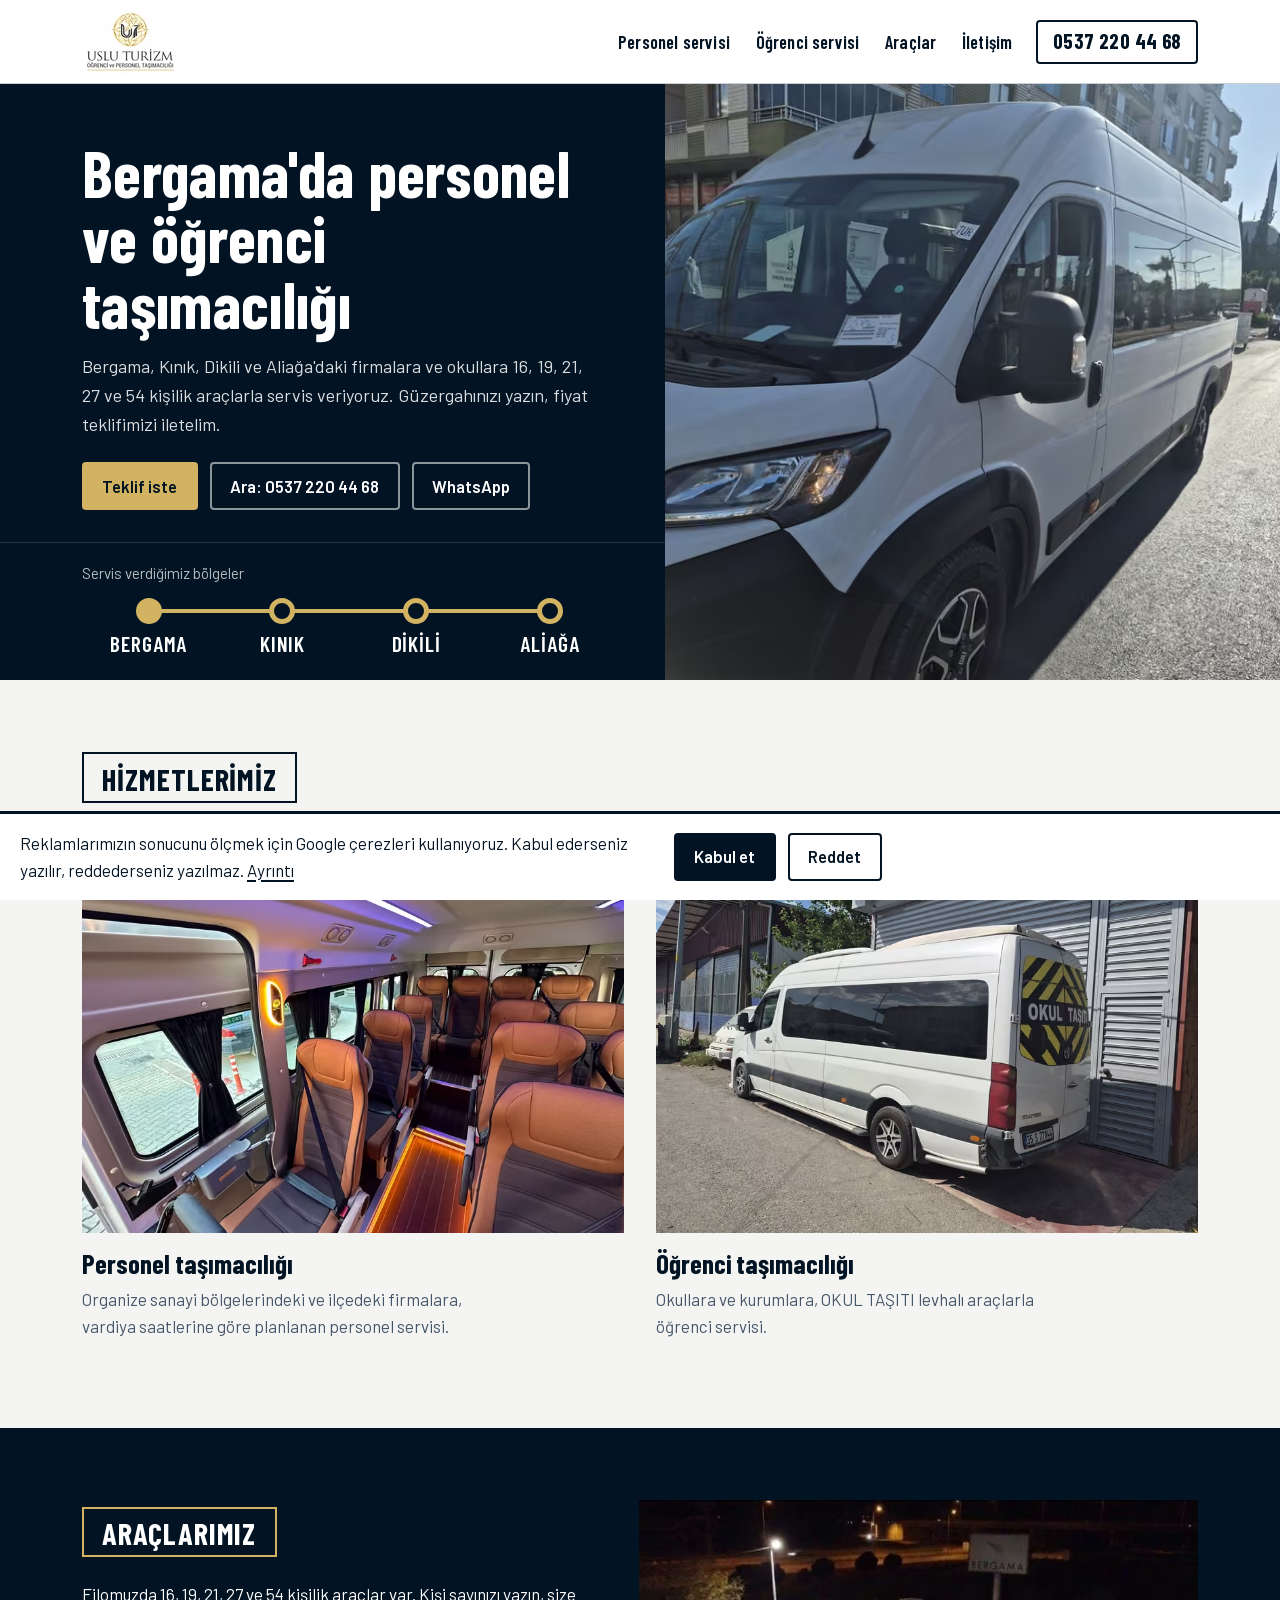
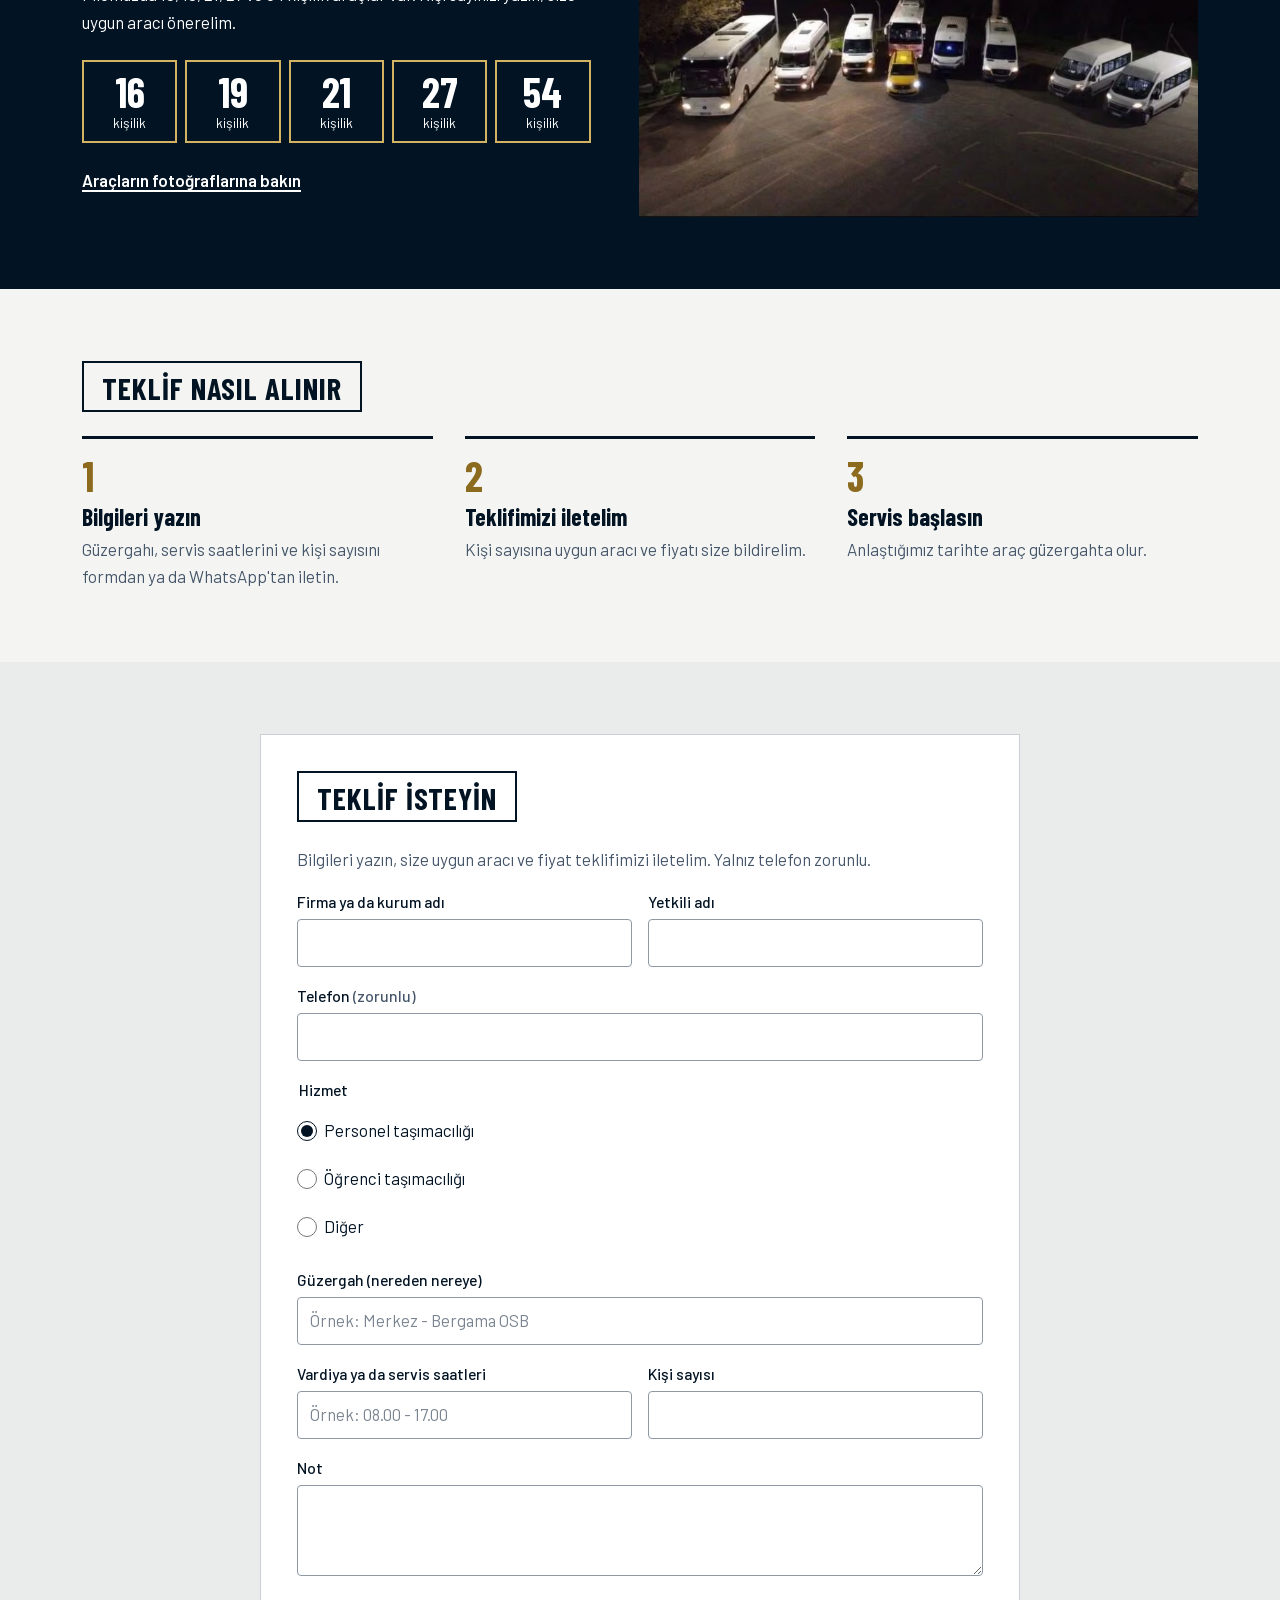
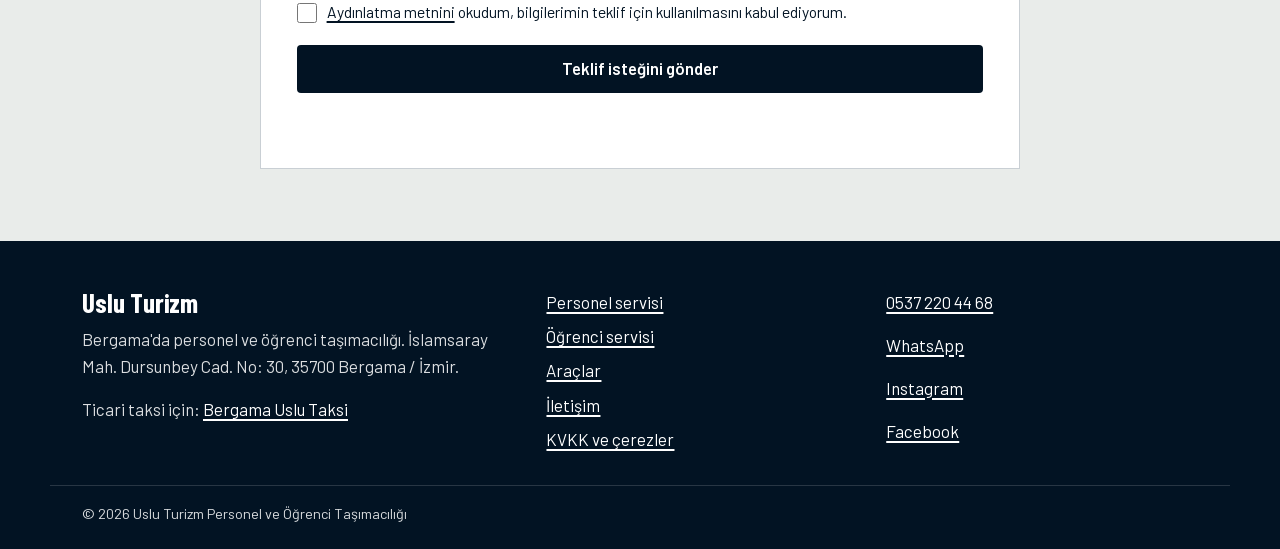
<file: index.html>
<!doctype html>
<html lang="tr">
<head>
<meta charset="utf-8">
<meta name="viewport" content="width=device-width, initial-scale=1">
<title>Uslu Turizm | Bergama Personel ve Öğrenci Taşımacılığı</title>
<meta name="description" content="Bergama, Kınık, Dikili ve Aliağa&#x27;da 16-54 kişilik araçlarla personel ve öğrenci taşımacılığı. Güzergahınızı yazın, fiyat teklifi alın.">
<meta name="robots" content="index, follow">
<link rel="canonical" href="https://usluturizmbergama.com/">
<meta property="og:url" content="https://usluturizmbergama.com/">
<meta property="og:type" content="website">
<meta property="og:locale" content="tr_TR">
<meta property="og:site_name" content="Uslu Turizm">
<meta property="og:title" content="Uslu Turizm | Bergama Personel ve Öğrenci Taşımacılığı">
<meta property="og:description" content="Bergama, Kınık, Dikili ve Aliağa&#x27;da 16-54 kişilik araçlarla personel ve öğrenci taşımacılığı. Güzergahınızı yazın, fiyat teklifi alın.">
<meta property="og:image" content="https://usluturizmbergama.com/assets/img/paylasim-1200x630.jpg">
<meta name="theme-color" content="#021323">
<link rel="icon" type="image/png" sizes="32x32" href="assets/simge/simge-32.png">
<link rel="apple-touch-icon" href="assets/simge/apple-touch-icon.png">
<link rel="preload" href="assets/fonts/barlow-condensed-700-latin.woff2" as="font" type="font/woff2" crossorigin>
<link rel="stylesheet" href="assets/fonts.css">
<link rel="stylesheet" href="assets/site.css">
<script>
window.dataLayer=window.dataLayer||[];function gtag(){dataLayer.push(arguments);}
gtag('consent','default',{ad_storage:'denied',ad_user_data:'denied',ad_personalization:'denied',analytics_storage:'denied',wait_for_update:500});
try{if(localStorage.getItem('cerez')==='kabul'){gtag('consent','update',{ad_storage:'granted',ad_user_data:'granted',ad_personalization:'granted',analytics_storage:'granted'});}}catch(h){}
gtag('js',new Date());gtag('config','AW-18586448203');
</script>
<script async src="https://www.googletagmanager.com/gtag/js?id=AW-18586448203"></script>
<script type="application/ld+json">{"@context": "https://schema.org", "@type": "LocalBusiness", "name": "Uslu Turizm", "url": "https://usluturizmbergama.com/", "image": "https://usluturizmbergama.com/assets/img/paylasim-1200x630.jpg", "areaServed": ["Bergama", "Kınık", "Dikili", "Aliağa"], "address": {"@type": "PostalAddress", "streetAddress": "İslamsaray Mah. Dursunbey Cad. No: 30", "postalCode": "35700", "addressLocality": "Bergama", "addressRegion": "İzmir", "addressCountry": "TR"}, "sameAs": ["https://www.instagram.com/usluturizmbergama/", "https://www.facebook.com/profile.php?id=61596252101697"], "telephone": "+905372204468"}</script>
</head>
<body data-form="https://script.google.com/macros/s/AKfycbyMLToReuIkJI40wyHiSxAKQy--r7rZ4s2v7mqLsCz7SCUEbar6P2onL64e0BJCAirteQ/exec" data-wa="905372204468" data-etiket="AW-18586448203"
  data-donusum-form="DPKICMqSlrwdEMvi2p5F" data-donusum-telefon="TnUkCM2SlrwdEMvi2p5F" data-donusum-whatsapp="5Ie2CNCSlrwdEMvi2p5F">

<a class="atla" href="#icerik">İçeriğe geç</a>
<header class="ust">
  <div class="kap ust-ic">
    <a class="logo" href="./" aria-label="Uslu Turizm ana sayfa">
      <picture><source type="image/webp" srcset="assets/img/logo-64.webp 1x, assets/img/logo-128.webp 2x">
      <img src="assets/img/logo-64.png" srcset="assets/img/logo-128.png 2x" height="64" width="97" alt="Uslu Turizm"></picture>
    </a>
    <nav class="menu" aria-label="Sayfalar"><ul><li><a href="personel-tasimaciligi/">Personel<span class="genis-ek"> servisi</span></a></li><li><a href="ogrenci-tasimaciligi/">Öğrenci<span class="genis-ek"> servisi</span></a></li><li><a href="araclar/">Araçlar</a></li><li><a href="iletisim/">İletişim</a></li></ul></nav>
    <a class="ust-tel" href="tel:+905372204468" data-olcum="telefon">0537 220 44 68</a>
  </div>
</header><main id="icerik">
<section class="giris">
  <div class="giris-foto"><picture><source type="image/avif" srcset="assets/img/ducato-on-800.avif 800w, assets/img/ducato-on-1600.avif 1600w" sizes="(min-width: 960px) 46vw, 100vw"><source type="image/webp" srcset="assets/img/ducato-on-800.webp 800w, assets/img/ducato-on-1600.webp 1600w" sizes="(min-width: 960px) 46vw, 100vw"><img src="assets/img/ducato-on-1600.jpg" srcset="assets/img/ducato-on-800.jpg 800w, assets/img/ducato-on-1600.jpg 1600w" sizes="(min-width: 960px) 46vw, 100vw" width="1600" height="1200" alt="Beyaz Fiat Ducato servis aracı, ön çapraz görünüş" fetchpriority="high"></picture></div>
  <div class="giris-metin">
    <h1>Bergama'da personel ve öğrenci taşımacılığı</h1>
    <p class="giris-alt">Bergama, Kınık, Dikili ve Aliağa'daki firmalara ve okullara 16, 19, 21, 27 ve 54 kişilik araçlarla servis veriyoruz. Güzergahınızı yazın, fiyat teklifimizi iletelim.</p>
    <div class="eylemler"><a class="dugme dugme--altin" href="#teklif">Teklif iste</a><a class="dugme dugme--cizgi" href="tel:+905372204468" data-olcum="telefon">Ara: 0537 220 44 68</a><a class="dugme dugme--cizgi" href="https://wa.me/905372204468?text=Merhaba%2C%20servis%20i%C3%A7in%20teklif%20almak%20istiyorum." data-olcum="whatsapp" rel="noopener">WhatsApp</a></div>
  </div>
  <div class="giris-hat"><nav class="hat" aria-label="Servis verdiğimiz bölgeler"><p class="hat-baslik">Servis verdiğimiz bölgeler</p><ol class="duraklar"><li class="durak"><a href="personel-tasimaciligi/#bergama"><span class="nokta" aria-hidden="true"></span><span class="durak-ad">Bergama</span></a></li><li class="durak"><a href="personel-tasimaciligi/#kinik"><span class="nokta" aria-hidden="true"></span><span class="durak-ad">Kınık</span></a></li><li class="durak"><a href="personel-tasimaciligi/#dikili"><span class="nokta" aria-hidden="true"></span><span class="durak-ad">Dikili</span></a></li><li class="durak"><a href="personel-tasimaciligi/#aliaga"><span class="nokta" aria-hidden="true"></span><span class="durak-ad">Aliağa</span></a></li></ol></nav></div>
</section>

<section class="bolum" aria-labelledby="hizmet-baslik">
  <div class="kap">
    <h2 class="levha" id="hizmet-baslik">Hizmetlerimiz</h2>
    <div class="hizmetler">
      <article class="hizmet">
        <picture><source type="image/avif" srcset="assets/img/ic-koltuklar-800.avif 800w, assets/img/ic-koltuklar-1600.avif 1600w" sizes="(min-width: 760px) 45vw, 100vw"><source type="image/webp" srcset="assets/img/ic-koltuklar-800.webp 800w, assets/img/ic-koltuklar-1600.webp 1600w" sizes="(min-width: 760px) 45vw, 100vw"><img src="assets/img/ic-koltuklar-1600.jpg" srcset="assets/img/ic-koltuklar-800.jpg 800w, assets/img/ic-koltuklar-1600.jpg 1600w" sizes="(min-width: 760px) 45vw, 100vw" width="1600" height="1200" alt="Turuncu deri koltuklar ve tavan aydınlatması" loading="lazy" decoding="async"></picture>
        <h3><a href="personel-tasimaciligi/">Personel taşımacılığı</a></h3>
        <p>Organize sanayi bölgelerindeki ve ilçedeki firmalara, vardiya saatlerine göre planlanan personel servisi.</p>
      </article>
      <article class="hizmet">
        <picture><source type="image/avif" srcset="assets/img/okul-tasiti-yan-800.avif 800w, assets/img/okul-tasiti-yan-1600.avif 1600w" sizes="(min-width: 760px) 45vw, 100vw"><source type="image/webp" srcset="assets/img/okul-tasiti-yan-800.webp 800w, assets/img/okul-tasiti-yan-1600.webp 1600w" sizes="(min-width: 760px) 45vw, 100vw"><img src="assets/img/okul-tasiti-yan-1600.jpg" srcset="assets/img/okul-tasiti-yan-800.jpg 800w, assets/img/okul-tasiti-yan-1600.jpg 1600w" sizes="(min-width: 760px) 45vw, 100vw" width="1600" height="1200" alt="Arka camında OKUL TAŞITI yazan Volkswagen Crafter" loading="lazy" decoding="async"></picture>
        <h3><a href="ogrenci-tasimaciligi/">Öğrenci taşımacılığı</a></h3>
        <p>Okullara ve kurumlara, OKUL TAŞITI levhalı araçlarla öğrenci servisi.</p>
      </article>
    </div>
  </div>
</section>

<section class="bolum bolum--koyu" aria-labelledby="filo-baslik">
  <div class="kap filo">
    <div class="filo-metin">
      <h2 class="levha" id="filo-baslik">Araçlarımız</h2>
      <p>Filomuzda 16, 19, 21, 27 ve 54 kişilik araçlar var. Kişi sayınızı yazın, size uygun aracı önerelim.</p>
      <ul class="kapasiteler" aria-label="Araç kapasiteleri"><li><span class="kap-sayi">16</span><span class="kap-birim">kişilik</span></li><li><span class="kap-sayi">19</span><span class="kap-birim">kişilik</span></li><li><span class="kap-sayi">21</span><span class="kap-birim">kişilik</span></li><li><span class="kap-sayi">27</span><span class="kap-birim">kişilik</span></li><li><span class="kap-sayi">54</span><span class="kap-birim">kişilik</span></li></ul>
      <p><a class="koyu-link" href="araclar/">Araçların fotoğraflarına bakın</a></p>
    </div>
    <figure class="filo-foto"><picture><source type="image/avif" srcset="assets/img/filo-gece-800.avif 800w, assets/img/filo-gece-1096.avif 1096w" sizes="(min-width: 960px) 50vw, 100vw"><source type="image/webp" srcset="assets/img/filo-gece-800.webp 800w, assets/img/filo-gece-1096.webp 1096w" sizes="(min-width: 960px) 50vw, 100vw"><img src="assets/img/filo-gece-1096.jpg" srcset="assets/img/filo-gece-800.jpg 800w, assets/img/filo-gece-1096.jpg 1096w" sizes="(min-width: 960px) 50vw, 100vw" width="1096" height="620" alt="Gece Bergama tabelası önünde dizili servis araçları ve otobüs" loading="lazy" decoding="async"></picture></figure>
  </div>
</section>

<section class="bolum adimlar-bolum" aria-labelledby="adim-baslik">
  <div class="kap">
    <h2 class="levha" id="adim-baslik">Teklif nasıl alınır</h2>
    <ol class="adimlar"><li><h3>Bilgileri yazın</h3><p>Güzergahı, servis saatlerini ve kişi sayısını formdan ya da WhatsApp&#x27;tan iletin.</p></li><li><h3>Teklifimizi iletelim</h3><p>Kişi sayısına uygun aracı ve fiyatı size bildirelim.</p></li><li><h3>Servis başlasın</h3><p>Anlaştığımız tarihte araç güzergahta olur.</p></li></ol>
  </div>
</section>

<section class="teklif-alani" id="teklif" aria-labelledby="teklif-baslik">
  <div class="teklif-kutu">
    <h2 class="levha" id="teklif-baslik">Teklif isteyin</h2>
    <p class="teklif-giris">Bilgileri yazın, size uygun aracı ve fiyat teklifimizi iletelim. Yalnız telefon zorunlu.</p>
    <form class="teklif" data-teklif novalidate>
      <div class="alan-cift">
        <label class="alan"><span>Firma ya da kurum adı</span>
          <input name="firma" autocomplete="organization" maxlength="120"></label>
        <label class="alan"><span>Yetkili adı</span>
          <input name="yetkili" autocomplete="name" maxlength="80"></label>
      </div>
      <label class="alan"><span>Telefon <b class="zorunlu">(zorunlu)</b></span>
        <input name="telefon" type="tel" inputmode="tel" autocomplete="tel" maxlength="20" required
          aria-describedby="telefon-hata">
        <small class="hata" id="telefon-hata" hidden>Telefon numarasını 05xx xxx xx xx gibi yazın.</small></label>
      <fieldset class="alan secimler"><legend>Hizmet</legend><label class="secim"><input type="radio" name="hizmet" value="personel" checked> Personel taşımacılığı</label><label class="secim"><input type="radio" name="hizmet" value="ogrenci"> Öğrenci taşımacılığı</label><label class="secim"><input type="radio" name="hizmet" value="diger"> Diğer</label></fieldset>
      <label class="alan"><span>Güzergah (nereden nereye)</span>
        <input name="guzergah" maxlength="200" placeholder="Örnek: Merkez - Bergama OSB"></label>
      <div class="alan-cift">
        <label class="alan"><span>Vardiya ya da servis saatleri</span>
          <input name="saatler" maxlength="120" placeholder="Örnek: 08.00 - 17.00"></label>
        <label class="alan"><span>Kişi sayısı</span>
          <input name="kisi" type="number" inputmode="numeric" min="1" max="2000"></label>
      </div>
      <label class="alan"><span>Not</span>
        <textarea name="not" rows="3" maxlength="1000"></textarea></label>
      <label class="onay"><input type="checkbox" name="kvkk" value="evet" required aria-describedby="kvkk-hata">
        <span><a href="kvkk/">Aydınlatma metnini</a> okudum, bilgilerimin teklif için kullanılmasını kabul ediyorum.</span></label>
      <small class="hata" id="kvkk-hata" hidden>Göndermek için aydınlatma metnini onaylayın.</small>
      <div class="bal" aria-hidden="true"><label>Bu alanı boş bırakın<input name="web" tabindex="-1" autocomplete="off"></label></div>
      <input type="hidden" name="gclid"><input type="hidden" name="utm_source">
      <input type="hidden" name="utm_medium"><input type="hidden" name="utm_campaign">
      <button class="dugme dugme--koyu dugme--genis" type="submit">Teklif isteğini gönder</button>
      <p class="form-durum" role="status" aria-live="polite"></p>
    </form>
    <div class="sonuc sonuc--tamam" data-sonuc="tamam" hidden tabindex="-1">
      <h3>Teklif isteğiniz bize ulaştı</h3>
      <p>Bilgileri inceleyip sizi arayacağız. Beklemek istemezseniz WhatsApp'tan da yazabilirsiniz.</p>
      <a class="dugme dugme--koyu" href="https://wa.me/905372204468?text=Merhaba%2C%20servis%20i%C3%A7in%20teklif%20almak%20istiyorum." data-olcum="whatsapp" rel="noopener">WhatsApp'tan yazın</a>
    </div>
    <div class="sonuc sonuc--yedek" data-sonuc="yedek" hidden tabindex="-1">
      <h3>Form şu an gönderilemedi</h3>
      <p>Yazdığınız bilgiler hazır bir WhatsApp mesajına aktarıldı. Düğmeye basıp gönderin ya da arayın: <a href="tel:+905372204468" data-olcum="telefon">0537 220 44 68</a></p>
      <a class="dugme dugme--koyu" data-yedek-wa href="https://wa.me/905372204468?text=Merhaba%2C%20servis%20i%C3%A7in%20teklif%20almak%20istiyorum." data-olcum="whatsapp" rel="noopener">WhatsApp'tan gönder</a>
    </div>
  </div>
</section>
</main>
<footer class="alt">
  <div class="kap alt-ic">
    <div class="alt-firma">
      <p class="alt-ad">Uslu Turizm</p>
      <p>Bergama'da personel ve öğrenci taşımacılığı. İslamsaray Mah. Dursunbey Cad. No: 30, 35700 Bergama / İzmir.</p>
      <p>Ticari taksi için: <a href="https://www.bergamauslutaksi.com/">Bergama Uslu Taksi</a></p>
    </div>
    <nav aria-label="Alt menü"><ul class="alt-liste"><li><a href="personel-tasimaciligi/">Personel servisi</a></li><li><a href="ogrenci-tasimaciligi/">Öğrenci servisi</a></li><li><a href="araclar/">Araçlar</a></li><li><a href="iletisim/">İletişim</a></li><li><a href="kvkk/">KVKK ve çerezler</a></li></ul></nav>
    <ul class="alt-liste">
      <li><a href="tel:+905372204468" data-olcum="telefon">0537 220 44 68</a></li>
      <li><a href="https://wa.me/905372204468?text=Merhaba%2C%20servis%20i%C3%A7in%20teklif%20almak%20istiyorum." data-olcum="whatsapp" rel="noopener">WhatsApp</a></li>
      <li><a href="https://www.instagram.com/usluturizmbergama/" rel="noopener">Instagram</a></li>
      <li><a href="https://www.facebook.com/profile.php?id=61596252101697" rel="noopener">Facebook</a></li>
    </ul>
  </div>
  <p class="kap alt-telif">© 2026 Uslu Turizm Personel ve Öğrenci Taşımacılığı</p>
</footer>
<div class="cubuk" aria-label="Hızlı iletişim">
  <a href="tel:+905372204468" data-olcum="telefon">Ara</a>
  <a href="https://wa.me/905372204468?text=Merhaba%2C%20servis%20i%C3%A7in%20teklif%20almak%20istiyorum." data-olcum="whatsapp" rel="noopener">WhatsApp</a>
  <a href="#teklif">Teklif iste</a>
</div>
<div class="cerez" data-cerez hidden role="dialog" aria-labelledby="cerez-baslik">
  <p id="cerez-baslik">Reklamlarımızın sonucunu ölçmek için Google çerezleri kullanıyoruz. Kabul ederseniz yazılır, reddederseniz yazılmaz. <a href="kvkk/#cerezler">Ayrıntı</a></p>
  <div class="cerez-dugmeler"><button type="button" class="dugme dugme--koyu" data-cerez-secim="kabul">Kabul et</button>
  <button type="button" class="dugme dugme--cizgi-koyu" data-cerez-secim="red">Reddet</button></div>
</div>
<script src="assets/site.js" defer></script>
</body>
</html>
</file>
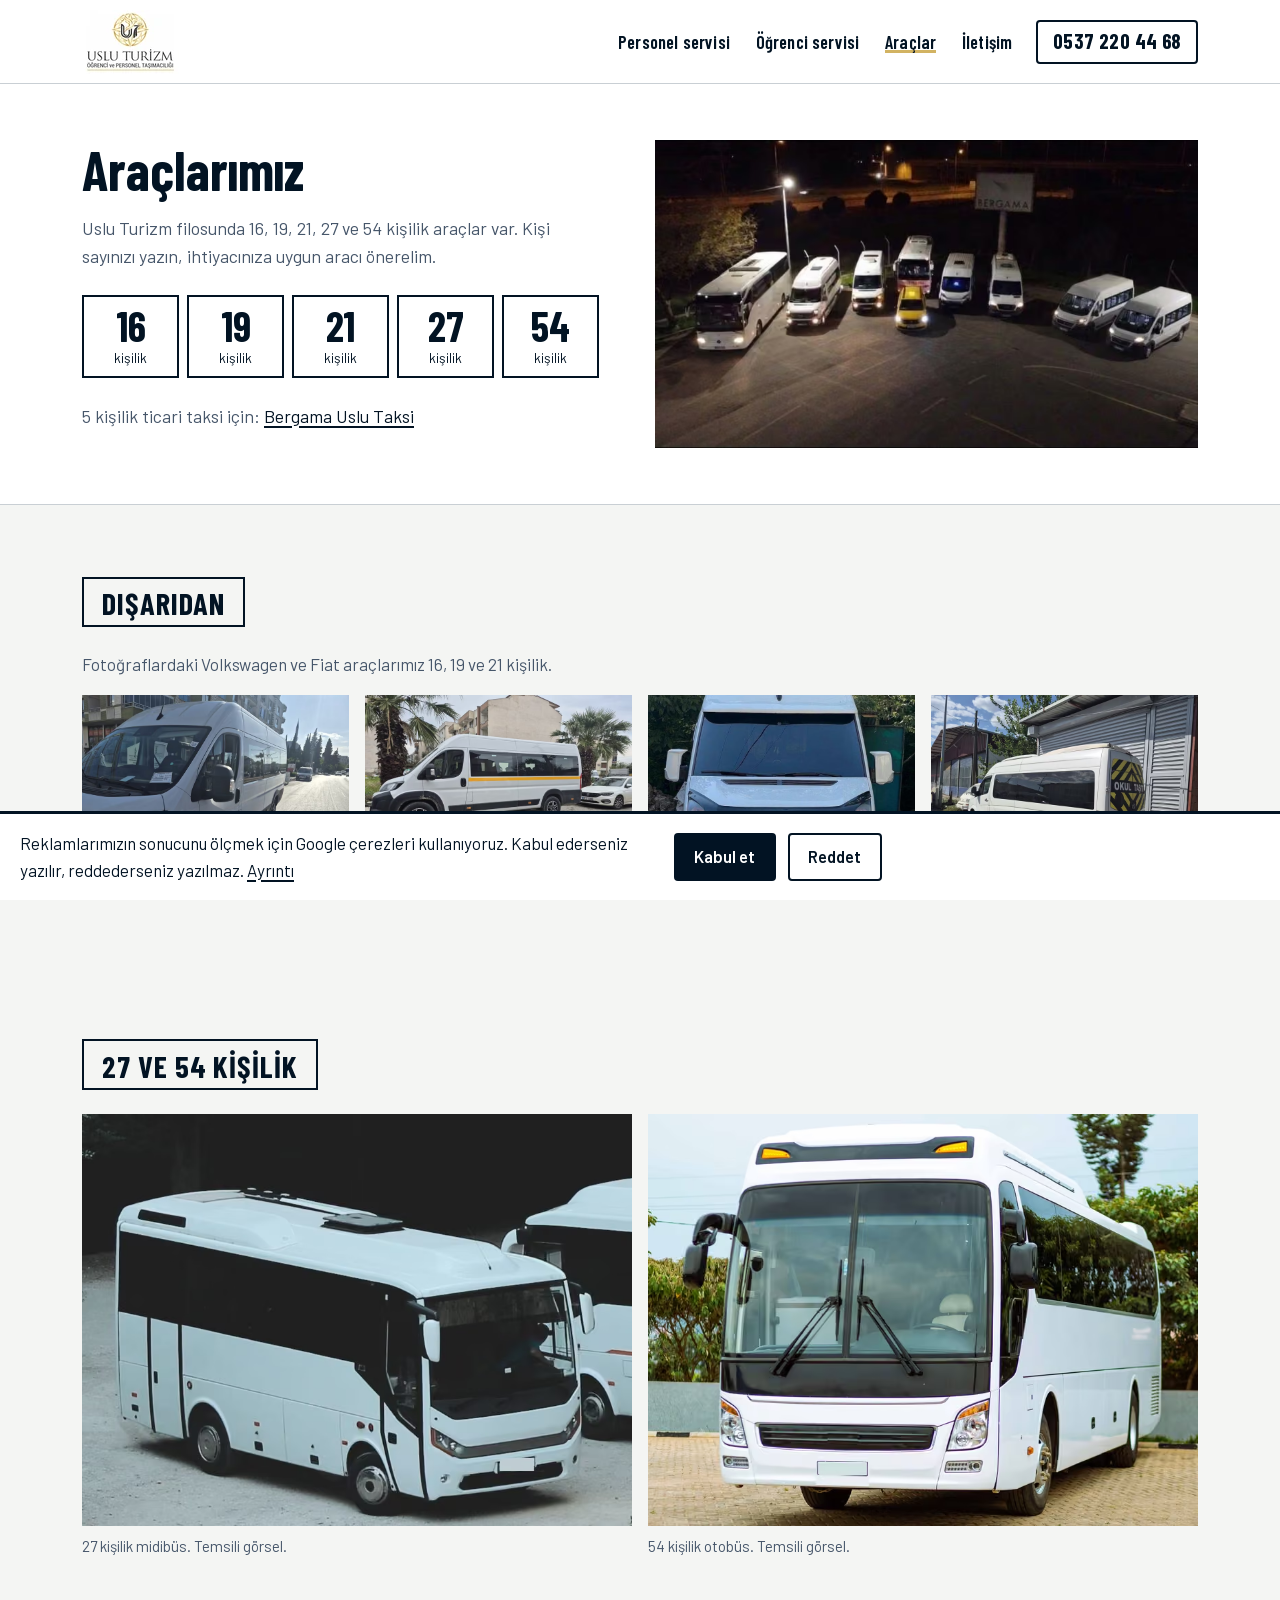
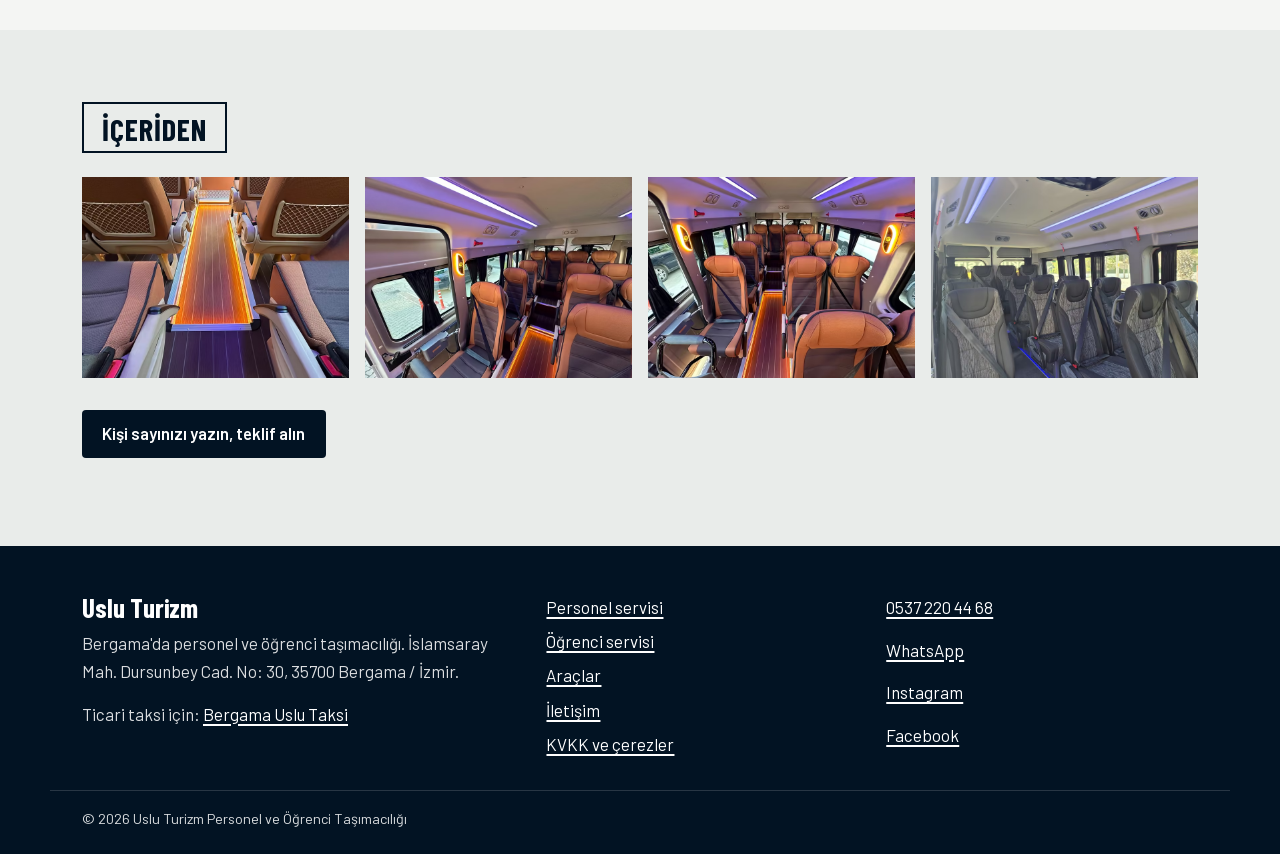
<file: araclar/index.html>
<!doctype html>
<html lang="tr">
<head>
<meta charset="utf-8">
<meta name="viewport" content="width=device-width, initial-scale=1">
<title>Araçlarımız: 16-54 Kişilik Servis Araçları | Uslu Turizm</title>
<meta name="description" content="Uslu Turizm filosunda 16, 19, 21, 27 ve 54 kişilik araçlar var. Araçların fotoğraflarına bakın, ihtiyacınıza göre teklif isteyin.">
<meta name="robots" content="index, follow">
<link rel="canonical" href="https://usluturizmbergama.com/araclar/">
<meta property="og:url" content="https://usluturizmbergama.com/araclar/">
<meta property="og:type" content="website">
<meta property="og:locale" content="tr_TR">
<meta property="og:site_name" content="Uslu Turizm">
<meta property="og:title" content="Araçlarımız: 16-54 Kişilik Servis Araçları | Uslu Turizm">
<meta property="og:description" content="Uslu Turizm filosunda 16, 19, 21, 27 ve 54 kişilik araçlar var. Araçların fotoğraflarına bakın, ihtiyacınıza göre teklif isteyin.">
<meta property="og:image" content="https://usluturizmbergama.com/assets/img/paylasim-1200x630.jpg">
<meta name="theme-color" content="#021323">
<link rel="icon" type="image/png" sizes="32x32" href="../assets/simge/simge-32.png">
<link rel="apple-touch-icon" href="../assets/simge/apple-touch-icon.png">
<link rel="preload" href="../assets/fonts/barlow-condensed-700-latin.woff2" as="font" type="font/woff2" crossorigin>
<link rel="stylesheet" href="../assets/fonts.css">
<link rel="stylesheet" href="../assets/site.css">
<script>
window.dataLayer=window.dataLayer||[];function gtag(){dataLayer.push(arguments);}
gtag('consent','default',{ad_storage:'denied',ad_user_data:'denied',ad_personalization:'denied',analytics_storage:'denied',wait_for_update:500});
try{if(localStorage.getItem('cerez')==='kabul'){gtag('consent','update',{ad_storage:'granted',ad_user_data:'granted',ad_personalization:'granted',analytics_storage:'granted'});}}catch(h){}
gtag('js',new Date());gtag('config','AW-18586448203');
</script>
<script async src="https://www.googletagmanager.com/gtag/js?id=AW-18586448203"></script>

</head>
<body data-form="https://script.google.com/macros/s/AKfycbyMLToReuIkJI40wyHiSxAKQy--r7rZ4s2v7mqLsCz7SCUEbar6P2onL64e0BJCAirteQ/exec" data-wa="905372204468" data-etiket="AW-18586448203"
  data-donusum-form="DPKICMqSlrwdEMvi2p5F" data-donusum-telefon="TnUkCM2SlrwdEMvi2p5F" data-donusum-whatsapp="5Ie2CNCSlrwdEMvi2p5F">

<a class="atla" href="#icerik">İçeriğe geç</a>
<header class="ust">
  <div class="kap ust-ic">
    <a class="logo" href="../" aria-label="Uslu Turizm ana sayfa">
      <picture><source type="image/webp" srcset="../assets/img/logo-64.webp 1x, ../assets/img/logo-128.webp 2x">
      <img src="../assets/img/logo-64.png" srcset="../assets/img/logo-128.png 2x" height="64" width="97" alt="Uslu Turizm"></picture>
    </a>
    <nav class="menu" aria-label="Sayfalar"><ul><li><a href="../personel-tasimaciligi/">Personel<span class="genis-ek"> servisi</span></a></li><li><a href="../ogrenci-tasimaciligi/">Öğrenci<span class="genis-ek"> servisi</span></a></li><li><a href="../araclar/" aria-current="page">Araçlar</a></li><li><a href="../iletisim/">İletişim</a></li></ul></nav>
    <a class="ust-tel" href="tel:+905372204468" data-olcum="telefon">0537 220 44 68</a>
  </div>
</header><main id="icerik">
<div class="sayfa-ust">
  <div class="kap sayfa-ust-ic sayfa-ust-ic--foto">
    <div class="sayfa-ust-metin">
      <h1>Araçlarımız</h1>
      <p class="sayfa-giris">Uslu Turizm filosunda 16, 19, 21, 27 ve 54 kişilik araçlar var. Kişi sayınızı yazın, ihtiyacınıza uygun aracı önerelim.</p>
      <ul class="kapasiteler" aria-label="Araç kapasiteleri"><li><span class="kap-sayi">16</span><span class="kap-birim">kişilik</span></li><li><span class="kap-sayi">19</span><span class="kap-birim">kişilik</span></li><li><span class="kap-sayi">21</span><span class="kap-birim">kişilik</span></li><li><span class="kap-sayi">27</span><span class="kap-birim">kişilik</span></li><li><span class="kap-sayi">54</span><span class="kap-birim">kişilik</span></li></ul>
      <p class="taksi-not">5 kişilik ticari taksi için: <a href="https://www.bergamauslutaksi.com/">Bergama Uslu Taksi</a></p>
    </div>
    <picture class="sayfa-ust-foto sayfa-ust-foto--genis"><source type="image/avif" srcset="../assets/img/filo-gece-800.avif 800w, ../assets/img/filo-gece-1096.avif 1096w" sizes="(min-width: 960px) 45vw, 100vw"><source type="image/webp" srcset="../assets/img/filo-gece-800.webp 800w, ../assets/img/filo-gece-1096.webp 1096w" sizes="(min-width: 960px) 45vw, 100vw"><img src="../assets/img/filo-gece-1096.jpg" srcset="../assets/img/filo-gece-800.jpg 800w, ../assets/img/filo-gece-1096.jpg 1096w" sizes="(min-width: 960px) 45vw, 100vw" width="1096" height="620" alt="Gece Bergama tabelası önünde dizili servis araçları ve otobüs" fetchpriority="high"></picture>
  </div>
</div>
<section class="bolum" aria-labelledby="dis-baslik">
  <div class="kap">
    <h2 class="levha" id="dis-baslik">Dışarıdan</h2>
    <p class="galeri-not">Fotoğraflardaki Volkswagen ve Fiat araçlarımız 16, 19 ve 21 kişilik.</p>
    <div class="galeri"><figure><picture><source type="image/avif" srcset="../assets/img/ducato-on-800.avif 800w, ../assets/img/ducato-on-1600.avif 1600w" sizes="(min-width: 960px) 30vw, (min-width: 600px) 45vw, 100vw"><source type="image/webp" srcset="../assets/img/ducato-on-800.webp 800w, ../assets/img/ducato-on-1600.webp 1600w" sizes="(min-width: 960px) 30vw, (min-width: 600px) 45vw, 100vw"><img src="../assets/img/ducato-on-1600.jpg" srcset="../assets/img/ducato-on-800.jpg 800w, ../assets/img/ducato-on-1600.jpg 1600w" sizes="(min-width: 960px) 30vw, (min-width: 600px) 45vw, 100vw" width="1600" height="1200" alt="Beyaz Fiat Ducato servis aracı, ön çapraz görünüş" loading="lazy" decoding="async"></picture></figure><figure><picture><source type="image/avif" srcset="../assets/img/ducato-yan-800.avif 800w, ../assets/img/ducato-yan-1600.avif 1600w" sizes="(min-width: 960px) 30vw, (min-width: 600px) 45vw, 100vw"><source type="image/webp" srcset="../assets/img/ducato-yan-800.webp 800w, ../assets/img/ducato-yan-1600.webp 1600w" sizes="(min-width: 960px) 30vw, (min-width: 600px) 45vw, 100vw"><img src="../assets/img/ducato-yan-1600.jpg" srcset="../assets/img/ducato-yan-800.jpg 800w, ../assets/img/ducato-yan-1600.jpg 1600w" sizes="(min-width: 960px) 30vw, (min-width: 600px) 45vw, 100vw" width="1600" height="1200" alt="Sarı şeritli beyaz servis aracı, yan görünüş" loading="lazy" decoding="async"></picture></figure><figure><picture><source type="image/avif" srcset="../assets/img/crafter-on-800.avif 800w, ../assets/img/crafter-on-896.avif 896w" sizes="(min-width: 960px) 30vw, (min-width: 600px) 45vw, 100vw"><source type="image/webp" srcset="../assets/img/crafter-on-800.webp 800w, ../assets/img/crafter-on-896.webp 896w" sizes="(min-width: 960px) 30vw, (min-width: 600px) 45vw, 100vw"><img src="../assets/img/crafter-on-896.jpg" srcset="../assets/img/crafter-on-800.jpg 800w, ../assets/img/crafter-on-896.jpg 896w" sizes="(min-width: 960px) 30vw, (min-width: 600px) 45vw, 100vw" width="896" height="1195" alt="Beyaz Volkswagen Crafter, önden" loading="lazy" decoding="async"></picture></figure><figure><picture><source type="image/avif" srcset="../assets/img/okul-tasiti-yan-800.avif 800w, ../assets/img/okul-tasiti-yan-1600.avif 1600w" sizes="(min-width: 960px) 30vw, (min-width: 600px) 45vw, 100vw"><source type="image/webp" srcset="../assets/img/okul-tasiti-yan-800.webp 800w, ../assets/img/okul-tasiti-yan-1600.webp 1600w" sizes="(min-width: 960px) 30vw, (min-width: 600px) 45vw, 100vw"><img src="../assets/img/okul-tasiti-yan-1600.jpg" srcset="../assets/img/okul-tasiti-yan-800.jpg 800w, ../assets/img/okul-tasiti-yan-1600.jpg 1600w" sizes="(min-width: 960px) 30vw, (min-width: 600px) 45vw, 100vw" width="1600" height="1200" alt="Arka camında OKUL TAŞITI yazan Volkswagen Crafter" loading="lazy" decoding="async"></picture></figure></div>
  </div>
</section>
<section class="bolum" aria-labelledby="buyuk-baslik">
  <div class="kap">
    <h2 class="levha" id="buyuk-baslik">27 ve 54 kişilik</h2>
    <div class="galeri galeri--iki"><figure><picture><source type="image/avif" srcset="../assets/img/stok-midibus-800.avif 800w, ../assets/img/stok-midibus-920.avif 920w" sizes="(min-width: 960px) 30vw, (min-width: 600px) 45vw, 100vw"><source type="image/webp" srcset="../assets/img/stok-midibus-800.webp 800w, ../assets/img/stok-midibus-920.webp 920w" sizes="(min-width: 960px) 30vw, (min-width: 600px) 45vw, 100vw"><img src="../assets/img/stok-midibus-920.jpg" srcset="../assets/img/stok-midibus-800.jpg 800w, ../assets/img/stok-midibus-920.jpg 920w" sizes="(min-width: 960px) 30vw, (min-width: 600px) 45vw, 100vw" width="920" height="690" alt="Beyaz midibüs, temsili görsel" loading="lazy" decoding="async"></picture><figcaption>27 kişilik midibüs. Temsili görsel.</figcaption></figure><figure><picture><source type="image/avif" srcset="../assets/img/stok-otobus-800.avif 800w, ../assets/img/stok-otobus-1600.avif 1600w" sizes="(min-width: 960px) 30vw, (min-width: 600px) 45vw, 100vw"><source type="image/webp" srcset="../assets/img/stok-otobus-800.webp 800w, ../assets/img/stok-otobus-1600.webp 1600w" sizes="(min-width: 960px) 30vw, (min-width: 600px) 45vw, 100vw"><img src="../assets/img/stok-otobus-1600.jpg" srcset="../assets/img/stok-otobus-800.jpg 800w, ../assets/img/stok-otobus-1600.jpg 1600w" sizes="(min-width: 960px) 30vw, (min-width: 600px) 45vw, 100vw" width="1600" height="1200" alt="Beyaz şehirlerarası otobüs, önden, temsili görsel" loading="lazy" decoding="async"></picture><figcaption>54 kişilik otobüs. Temsili görsel.</figcaption></figure></div>
  </div>
</section>
<section class="bolum bolum--gri" aria-labelledby="ic-baslik">
  <div class="kap">
    <h2 class="levha" id="ic-baslik">İçeriden</h2>
    <div class="galeri"><figure><picture><source type="image/avif" srcset="../assets/img/ic-koridor-800.avif 800w, ../assets/img/ic-koridor-1600.avif 1600w" sizes="(min-width: 960px) 30vw, (min-width: 600px) 45vw, 100vw"><source type="image/webp" srcset="../assets/img/ic-koridor-800.webp 800w, ../assets/img/ic-koridor-1600.webp 1600w" sizes="(min-width: 960px) 30vw, (min-width: 600px) 45vw, 100vw"><img src="../assets/img/ic-koridor-1600.jpg" srcset="../assets/img/ic-koridor-800.jpg 800w, ../assets/img/ic-koridor-1600.jpg 1600w" sizes="(min-width: 960px) 30vw, (min-width: 600px) 45vw, 100vw" width="1600" height="1200" alt="Turuncu deri koltuklu araç içi, koridordan" loading="lazy" decoding="async"></picture></figure><figure><picture><source type="image/avif" srcset="../assets/img/ic-koltuklar-800.avif 800w, ../assets/img/ic-koltuklar-1600.avif 1600w" sizes="(min-width: 960px) 30vw, (min-width: 600px) 45vw, 100vw"><source type="image/webp" srcset="../assets/img/ic-koltuklar-800.webp 800w, ../assets/img/ic-koltuklar-1600.webp 1600w" sizes="(min-width: 960px) 30vw, (min-width: 600px) 45vw, 100vw"><img src="../assets/img/ic-koltuklar-1600.jpg" srcset="../assets/img/ic-koltuklar-800.jpg 800w, ../assets/img/ic-koltuklar-1600.jpg 1600w" sizes="(min-width: 960px) 30vw, (min-width: 600px) 45vw, 100vw" width="1600" height="1200" alt="Turuncu deri koltuklar ve tavan aydınlatması" loading="lazy" decoding="async"></picture></figure><figure><picture><source type="image/avif" srcset="../assets/img/ic-arka-800.avif 800w, ../assets/img/ic-arka-1600.avif 1600w" sizes="(min-width: 960px) 30vw, (min-width: 600px) 45vw, 100vw"><source type="image/webp" srcset="../assets/img/ic-arka-800.webp 800w, ../assets/img/ic-arka-1600.webp 1600w" sizes="(min-width: 960px) 30vw, (min-width: 600px) 45vw, 100vw"><img src="../assets/img/ic-arka-1600.jpg" srcset="../assets/img/ic-arka-800.jpg 800w, ../assets/img/ic-arka-1600.jpg 1600w" sizes="(min-width: 960px) 30vw, (min-width: 600px) 45vw, 100vw" width="1600" height="1200" alt="Araç içi, arka sıralara doğru" loading="lazy" decoding="async"></picture></figure><figure><picture><source type="image/avif" srcset="../assets/img/ic-kumas-800.avif 800w, ../assets/img/ic-kumas-1600.avif 1600w" sizes="(min-width: 960px) 30vw, (min-width: 600px) 45vw, 100vw"><source type="image/webp" srcset="../assets/img/ic-kumas-800.webp 800w, ../assets/img/ic-kumas-1600.webp 1600w" sizes="(min-width: 960px) 30vw, (min-width: 600px) 45vw, 100vw"><img src="../assets/img/ic-kumas-1600.jpg" srcset="../assets/img/ic-kumas-800.jpg 800w, ../assets/img/ic-kumas-1600.jpg 1600w" sizes="(min-width: 960px) 30vw, (min-width: 600px) 45vw, 100vw" width="1600" height="1200" alt="Gri kumaş koltuklu araç içi" loading="lazy" decoding="async"></picture></figure></div>
    <p class="galeri-son"><a class="dugme dugme--koyu" href="../iletisim/">Kişi sayınızı yazın, teklif alın</a></p>
  </div>
</section>
</main>
<footer class="alt">
  <div class="kap alt-ic">
    <div class="alt-firma">
      <p class="alt-ad">Uslu Turizm</p>
      <p>Bergama'da personel ve öğrenci taşımacılığı. İslamsaray Mah. Dursunbey Cad. No: 30, 35700 Bergama / İzmir.</p>
      <p>Ticari taksi için: <a href="https://www.bergamauslutaksi.com/">Bergama Uslu Taksi</a></p>
    </div>
    <nav aria-label="Alt menü"><ul class="alt-liste"><li><a href="../personel-tasimaciligi/">Personel servisi</a></li><li><a href="../ogrenci-tasimaciligi/">Öğrenci servisi</a></li><li><a href="../araclar/">Araçlar</a></li><li><a href="../iletisim/">İletişim</a></li><li><a href="../kvkk/">KVKK ve çerezler</a></li></ul></nav>
    <ul class="alt-liste">
      <li><a href="tel:+905372204468" data-olcum="telefon">0537 220 44 68</a></li>
      <li><a href="https://wa.me/905372204468?text=Merhaba%2C%20servis%20i%C3%A7in%20teklif%20almak%20istiyorum." data-olcum="whatsapp" rel="noopener">WhatsApp</a></li>
      <li><a href="https://www.instagram.com/usluturizmbergama/" rel="noopener">Instagram</a></li>
      <li><a href="https://www.facebook.com/profile.php?id=61596252101697" rel="noopener">Facebook</a></li>
    </ul>
  </div>
  <p class="kap alt-telif">© 2026 Uslu Turizm Personel ve Öğrenci Taşımacılığı</p>
</footer>
<div class="cubuk" aria-label="Hızlı iletişim">
  <a href="tel:+905372204468" data-olcum="telefon">Ara</a>
  <a href="https://wa.me/905372204468?text=Merhaba%2C%20servis%20i%C3%A7in%20teklif%20almak%20istiyorum." data-olcum="whatsapp" rel="noopener">WhatsApp</a>
  <a href="../iletisim/">Teklif iste</a>
</div>
<div class="cerez" data-cerez hidden role="dialog" aria-labelledby="cerez-baslik">
  <p id="cerez-baslik">Reklamlarımızın sonucunu ölçmek için Google çerezleri kullanıyoruz. Kabul ederseniz yazılır, reddederseniz yazılmaz. <a href="../kvkk/#cerezler">Ayrıntı</a></p>
  <div class="cerez-dugmeler"><button type="button" class="dugme dugme--koyu" data-cerez-secim="kabul">Kabul et</button>
  <button type="button" class="dugme dugme--cizgi-koyu" data-cerez-secim="red">Reddet</button></div>
</div>
<script src="../assets/site.js" defer></script>
</body>
</html>
</file>
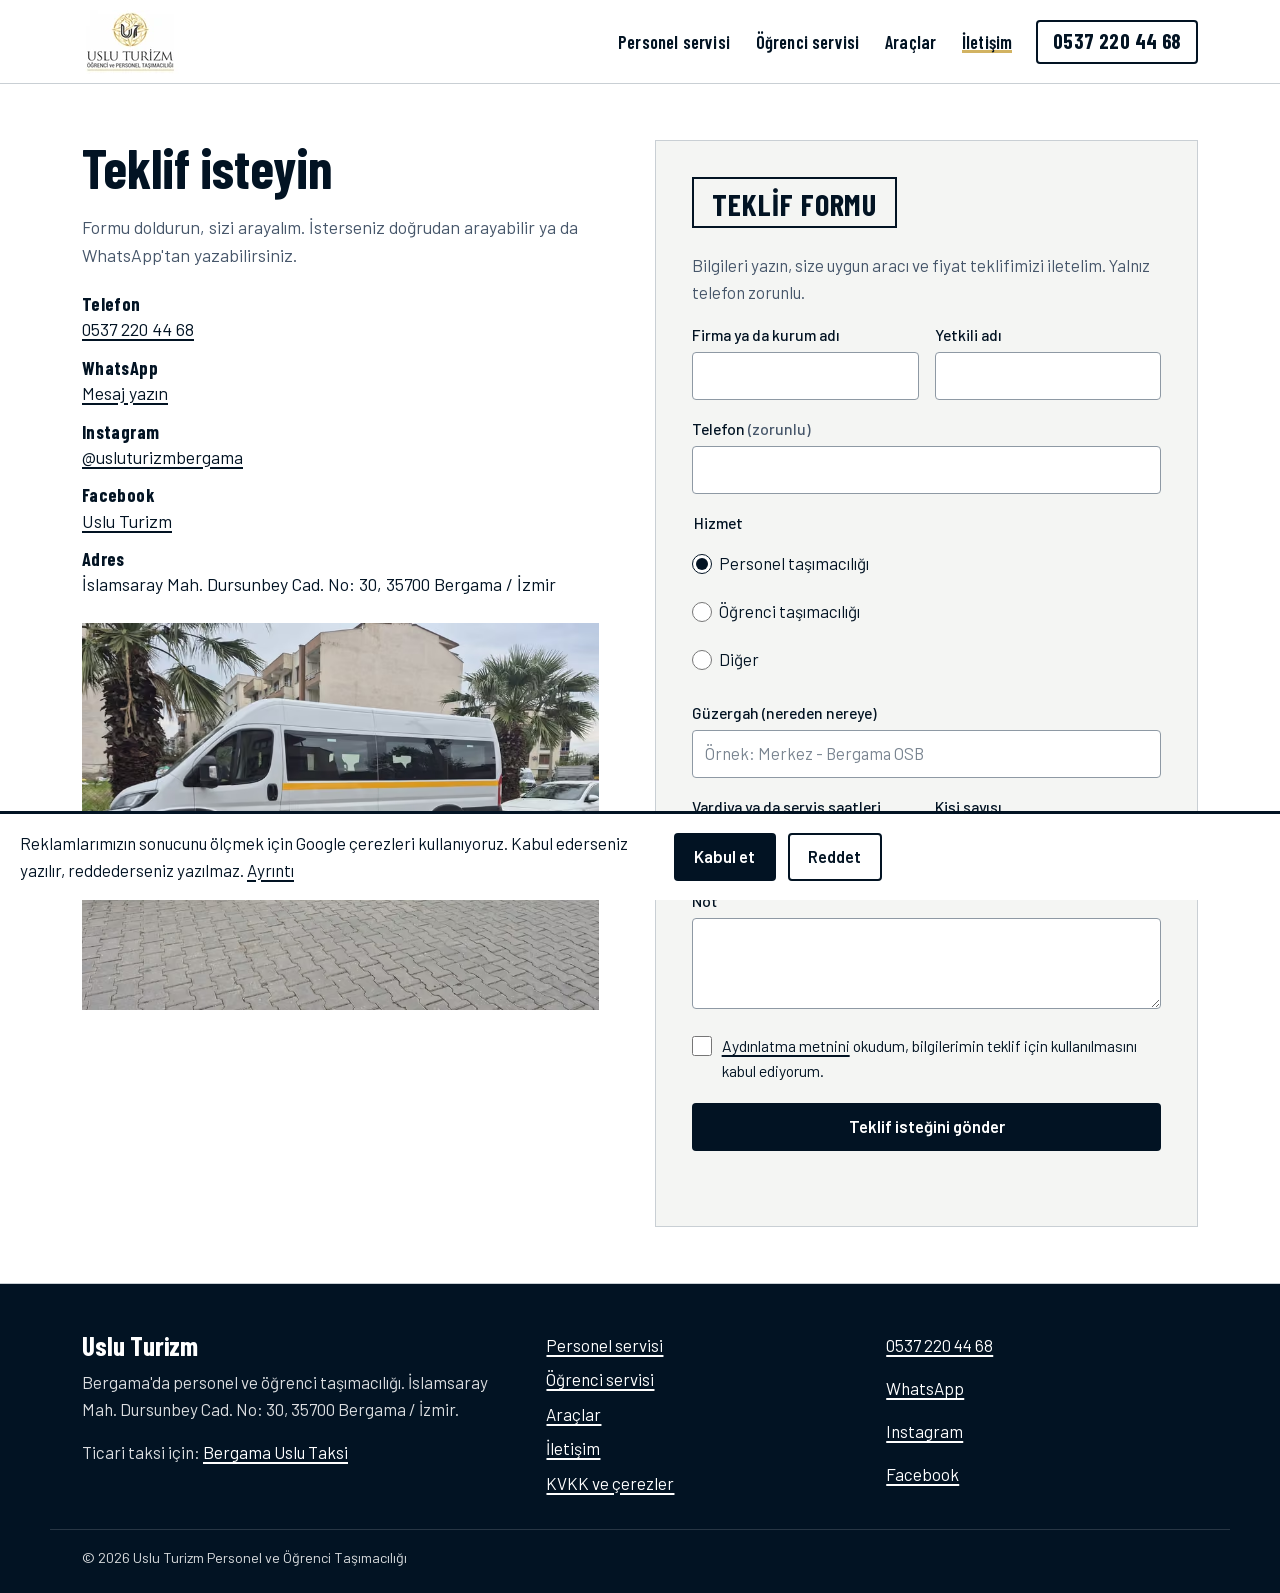
<file: iletisim/index.html>
<!doctype html>
<html lang="tr">
<head>
<meta charset="utf-8">
<meta name="viewport" content="width=device-width, initial-scale=1">
<title>Teklif ve İletişim | Uslu Turizm Bergama</title>
<meta name="description" content="Personel ve öğrenci servisi için Uslu Turizm&#x27;den teklif isteyin: formu doldurun, arayın ya da WhatsApp&#x27;tan yazın.">
<meta name="robots" content="index, follow">
<link rel="canonical" href="https://usluturizmbergama.com/iletisim/">
<meta property="og:url" content="https://usluturizmbergama.com/iletisim/">
<meta property="og:type" content="website">
<meta property="og:locale" content="tr_TR">
<meta property="og:site_name" content="Uslu Turizm">
<meta property="og:title" content="Teklif ve İletişim | Uslu Turizm Bergama">
<meta property="og:description" content="Personel ve öğrenci servisi için Uslu Turizm&#x27;den teklif isteyin: formu doldurun, arayın ya da WhatsApp&#x27;tan yazın.">
<meta property="og:image" content="https://usluturizmbergama.com/assets/img/paylasim-1200x630.jpg">
<meta name="theme-color" content="#021323">
<link rel="icon" type="image/png" sizes="32x32" href="../assets/simge/simge-32.png">
<link rel="apple-touch-icon" href="../assets/simge/apple-touch-icon.png">
<link rel="preload" href="../assets/fonts/barlow-condensed-700-latin.woff2" as="font" type="font/woff2" crossorigin>
<link rel="stylesheet" href="../assets/fonts.css">
<link rel="stylesheet" href="../assets/site.css">
<script>
window.dataLayer=window.dataLayer||[];function gtag(){dataLayer.push(arguments);}
gtag('consent','default',{ad_storage:'denied',ad_user_data:'denied',ad_personalization:'denied',analytics_storage:'denied',wait_for_update:500});
try{if(localStorage.getItem('cerez')==='kabul'){gtag('consent','update',{ad_storage:'granted',ad_user_data:'granted',ad_personalization:'granted',analytics_storage:'granted'});}}catch(h){}
gtag('js',new Date());gtag('config','AW-18586448203');
</script>
<script async src="https://www.googletagmanager.com/gtag/js?id=AW-18586448203"></script>

</head>
<body data-form="https://script.google.com/macros/s/AKfycbyMLToReuIkJI40wyHiSxAKQy--r7rZ4s2v7mqLsCz7SCUEbar6P2onL64e0BJCAirteQ/exec" data-wa="905372204468" data-etiket="AW-18586448203"
  data-donusum-form="DPKICMqSlrwdEMvi2p5F" data-donusum-telefon="TnUkCM2SlrwdEMvi2p5F" data-donusum-whatsapp="5Ie2CNCSlrwdEMvi2p5F">

<a class="atla" href="#icerik">İçeriğe geç</a>
<header class="ust">
  <div class="kap ust-ic">
    <a class="logo" href="../" aria-label="Uslu Turizm ana sayfa">
      <picture><source type="image/webp" srcset="../assets/img/logo-64.webp 1x, ../assets/img/logo-128.webp 2x">
      <img src="../assets/img/logo-64.png" srcset="../assets/img/logo-128.png 2x" height="64" width="97" alt="Uslu Turizm"></picture>
    </a>
    <nav class="menu" aria-label="Sayfalar"><ul><li><a href="../personel-tasimaciligi/">Personel<span class="genis-ek"> servisi</span></a></li><li><a href="../ogrenci-tasimaciligi/">Öğrenci<span class="genis-ek"> servisi</span></a></li><li><a href="../araclar/">Araçlar</a></li><li><a href="../iletisim/" aria-current="page">İletişim</a></li></ul></nav>
    <a class="ust-tel" href="tel:+905372204468" data-olcum="telefon">0537 220 44 68</a>
  </div>
</header><main id="icerik">
<div class="sayfa-ust sayfa-ust--formlu">
  <div class="kap sayfa-ust-ic">
    <div class="sayfa-ust-metin">
      <h1>Teklif isteyin</h1>
      <p>Formu doldurun, sizi arayalım. İsterseniz doğrudan arayabilir ya da WhatsApp'tan yazabilirsiniz.</p>
      <dl class="iletisim">
        <div><dt>Telefon</dt><dd><a href="tel:+905372204468" data-olcum="telefon">0537 220 44 68</a></dd></div>
        <div><dt>WhatsApp</dt><dd><a href="https://wa.me/905372204468?text=Merhaba%2C%20servis%20i%C3%A7in%20teklif%20almak%20istiyorum." data-olcum="whatsapp" rel="noopener">Mesaj yazın</a></dd></div>
        <div><dt>Instagram</dt><dd><a href="https://www.instagram.com/usluturizmbergama/" rel="noopener">@usluturizmbergama</a></dd></div>
        <div><dt>Facebook</dt><dd><a href="https://www.facebook.com/profile.php?id=61596252101697" rel="noopener">Uslu Turizm</a></dd></div>
        <div><dt>Adres</dt><dd>İslamsaray Mah. Dursunbey Cad. No: 30, 35700 Bergama / İzmir</dd></div>
      </dl>
      <picture class="sayfa-ust-foto yan-foto"><source type="image/avif" srcset="../assets/img/ducato-yan-800.avif 800w, ../assets/img/ducato-yan-1600.avif 1600w" sizes="(min-width: 960px) 44vw, 100vw"><source type="image/webp" srcset="../assets/img/ducato-yan-800.webp 800w, ../assets/img/ducato-yan-1600.webp 1600w" sizes="(min-width: 960px) 44vw, 100vw"><img src="../assets/img/ducato-yan-1600.jpg" srcset="../assets/img/ducato-yan-800.jpg 800w, ../assets/img/ducato-yan-1600.jpg 1600w" sizes="(min-width: 960px) 44vw, 100vw" width="1600" height="1200" alt="Sarı şeritli beyaz servis aracı, yan görünüş" loading="lazy" decoding="async"></picture>
    </div>
    
<section class="teklif-alani" id="teklif" aria-labelledby="teklif-baslik">
  <div class="teklif-kutu">
    <h2 class="levha" id="teklif-baslik">Teklif formu</h2>
    <p class="teklif-giris">Bilgileri yazın, size uygun aracı ve fiyat teklifimizi iletelim. Yalnız telefon zorunlu.</p>
    <form class="teklif" data-teklif novalidate>
      <div class="alan-cift">
        <label class="alan"><span>Firma ya da kurum adı</span>
          <input name="firma" autocomplete="organization" maxlength="120"></label>
        <label class="alan"><span>Yetkili adı</span>
          <input name="yetkili" autocomplete="name" maxlength="80"></label>
      </div>
      <label class="alan"><span>Telefon <b class="zorunlu">(zorunlu)</b></span>
        <input name="telefon" type="tel" inputmode="tel" autocomplete="tel" maxlength="20" required
          aria-describedby="telefon-hata">
        <small class="hata" id="telefon-hata" hidden>Telefon numarasını 05xx xxx xx xx gibi yazın.</small></label>
      <fieldset class="alan secimler"><legend>Hizmet</legend><label class="secim"><input type="radio" name="hizmet" value="personel" checked> Personel taşımacılığı</label><label class="secim"><input type="radio" name="hizmet" value="ogrenci"> Öğrenci taşımacılığı</label><label class="secim"><input type="radio" name="hizmet" value="diger"> Diğer</label></fieldset>
      <label class="alan"><span>Güzergah (nereden nereye)</span>
        <input name="guzergah" maxlength="200" placeholder="Örnek: Merkez - Bergama OSB"></label>
      <div class="alan-cift">
        <label class="alan"><span>Vardiya ya da servis saatleri</span>
          <input name="saatler" maxlength="120" placeholder="Örnek: 08.00 - 17.00"></label>
        <label class="alan"><span>Kişi sayısı</span>
          <input name="kisi" type="number" inputmode="numeric" min="1" max="2000"></label>
      </div>
      <label class="alan"><span>Not</span>
        <textarea name="not" rows="3" maxlength="1000"></textarea></label>
      <label class="onay"><input type="checkbox" name="kvkk" value="evet" required aria-describedby="kvkk-hata">
        <span><a href="../kvkk/">Aydınlatma metnini</a> okudum, bilgilerimin teklif için kullanılmasını kabul ediyorum.</span></label>
      <small class="hata" id="kvkk-hata" hidden>Göndermek için aydınlatma metnini onaylayın.</small>
      <div class="bal" aria-hidden="true"><label>Bu alanı boş bırakın<input name="web" tabindex="-1" autocomplete="off"></label></div>
      <input type="hidden" name="gclid"><input type="hidden" name="utm_source">
      <input type="hidden" name="utm_medium"><input type="hidden" name="utm_campaign">
      <button class="dugme dugme--koyu dugme--genis" type="submit">Teklif isteğini gönder</button>
      <p class="form-durum" role="status" aria-live="polite"></p>
    </form>
    <div class="sonuc sonuc--tamam" data-sonuc="tamam" hidden tabindex="-1">
      <h3>Teklif isteğiniz bize ulaştı</h3>
      <p>Bilgileri inceleyip sizi arayacağız. Beklemek istemezseniz WhatsApp'tan da yazabilirsiniz.</p>
      <a class="dugme dugme--koyu" href="https://wa.me/905372204468?text=Merhaba%2C%20servis%20i%C3%A7in%20teklif%20almak%20istiyorum." data-olcum="whatsapp" rel="noopener">WhatsApp'tan yazın</a>
    </div>
    <div class="sonuc sonuc--yedek" data-sonuc="yedek" hidden tabindex="-1">
      <h3>Form şu an gönderilemedi</h3>
      <p>Yazdığınız bilgiler hazır bir WhatsApp mesajına aktarıldı. Düğmeye basıp gönderin ya da arayın: <a href="tel:+905372204468" data-olcum="telefon">0537 220 44 68</a></p>
      <a class="dugme dugme--koyu" data-yedek-wa href="https://wa.me/905372204468?text=Merhaba%2C%20servis%20i%C3%A7in%20teklif%20almak%20istiyorum." data-olcum="whatsapp" rel="noopener">WhatsApp'tan gönder</a>
    </div>
  </div>
</section>
  </div>
</div>
</main>
<footer class="alt">
  <div class="kap alt-ic">
    <div class="alt-firma">
      <p class="alt-ad">Uslu Turizm</p>
      <p>Bergama'da personel ve öğrenci taşımacılığı. İslamsaray Mah. Dursunbey Cad. No: 30, 35700 Bergama / İzmir.</p>
      <p>Ticari taksi için: <a href="https://www.bergamauslutaksi.com/">Bergama Uslu Taksi</a></p>
    </div>
    <nav aria-label="Alt menü"><ul class="alt-liste"><li><a href="../personel-tasimaciligi/">Personel servisi</a></li><li><a href="../ogrenci-tasimaciligi/">Öğrenci servisi</a></li><li><a href="../araclar/">Araçlar</a></li><li><a href="../iletisim/">İletişim</a></li><li><a href="../kvkk/">KVKK ve çerezler</a></li></ul></nav>
    <ul class="alt-liste">
      <li><a href="tel:+905372204468" data-olcum="telefon">0537 220 44 68</a></li>
      <li><a href="https://wa.me/905372204468?text=Merhaba%2C%20servis%20i%C3%A7in%20teklif%20almak%20istiyorum." data-olcum="whatsapp" rel="noopener">WhatsApp</a></li>
      <li><a href="https://www.instagram.com/usluturizmbergama/" rel="noopener">Instagram</a></li>
      <li><a href="https://www.facebook.com/profile.php?id=61596252101697" rel="noopener">Facebook</a></li>
    </ul>
  </div>
  <p class="kap alt-telif">© 2026 Uslu Turizm Personel ve Öğrenci Taşımacılığı</p>
</footer>
<div class="cubuk" aria-label="Hızlı iletişim">
  <a href="tel:+905372204468" data-olcum="telefon">Ara</a>
  <a href="https://wa.me/905372204468?text=Merhaba%2C%20servis%20i%C3%A7in%20teklif%20almak%20istiyorum." data-olcum="whatsapp" rel="noopener">WhatsApp</a>
  <a href="#teklif">Teklif iste</a>
</div>
<div class="cerez" data-cerez hidden role="dialog" aria-labelledby="cerez-baslik">
  <p id="cerez-baslik">Reklamlarımızın sonucunu ölçmek için Google çerezleri kullanıyoruz. Kabul ederseniz yazılır, reddederseniz yazılmaz. <a href="../kvkk/#cerezler">Ayrıntı</a></p>
  <div class="cerez-dugmeler"><button type="button" class="dugme dugme--koyu" data-cerez-secim="kabul">Kabul et</button>
  <button type="button" class="dugme dugme--cizgi-koyu" data-cerez-secim="red">Reddet</button></div>
</div>
<script src="../assets/site.js" defer></script>
</body>
</html>
</file>
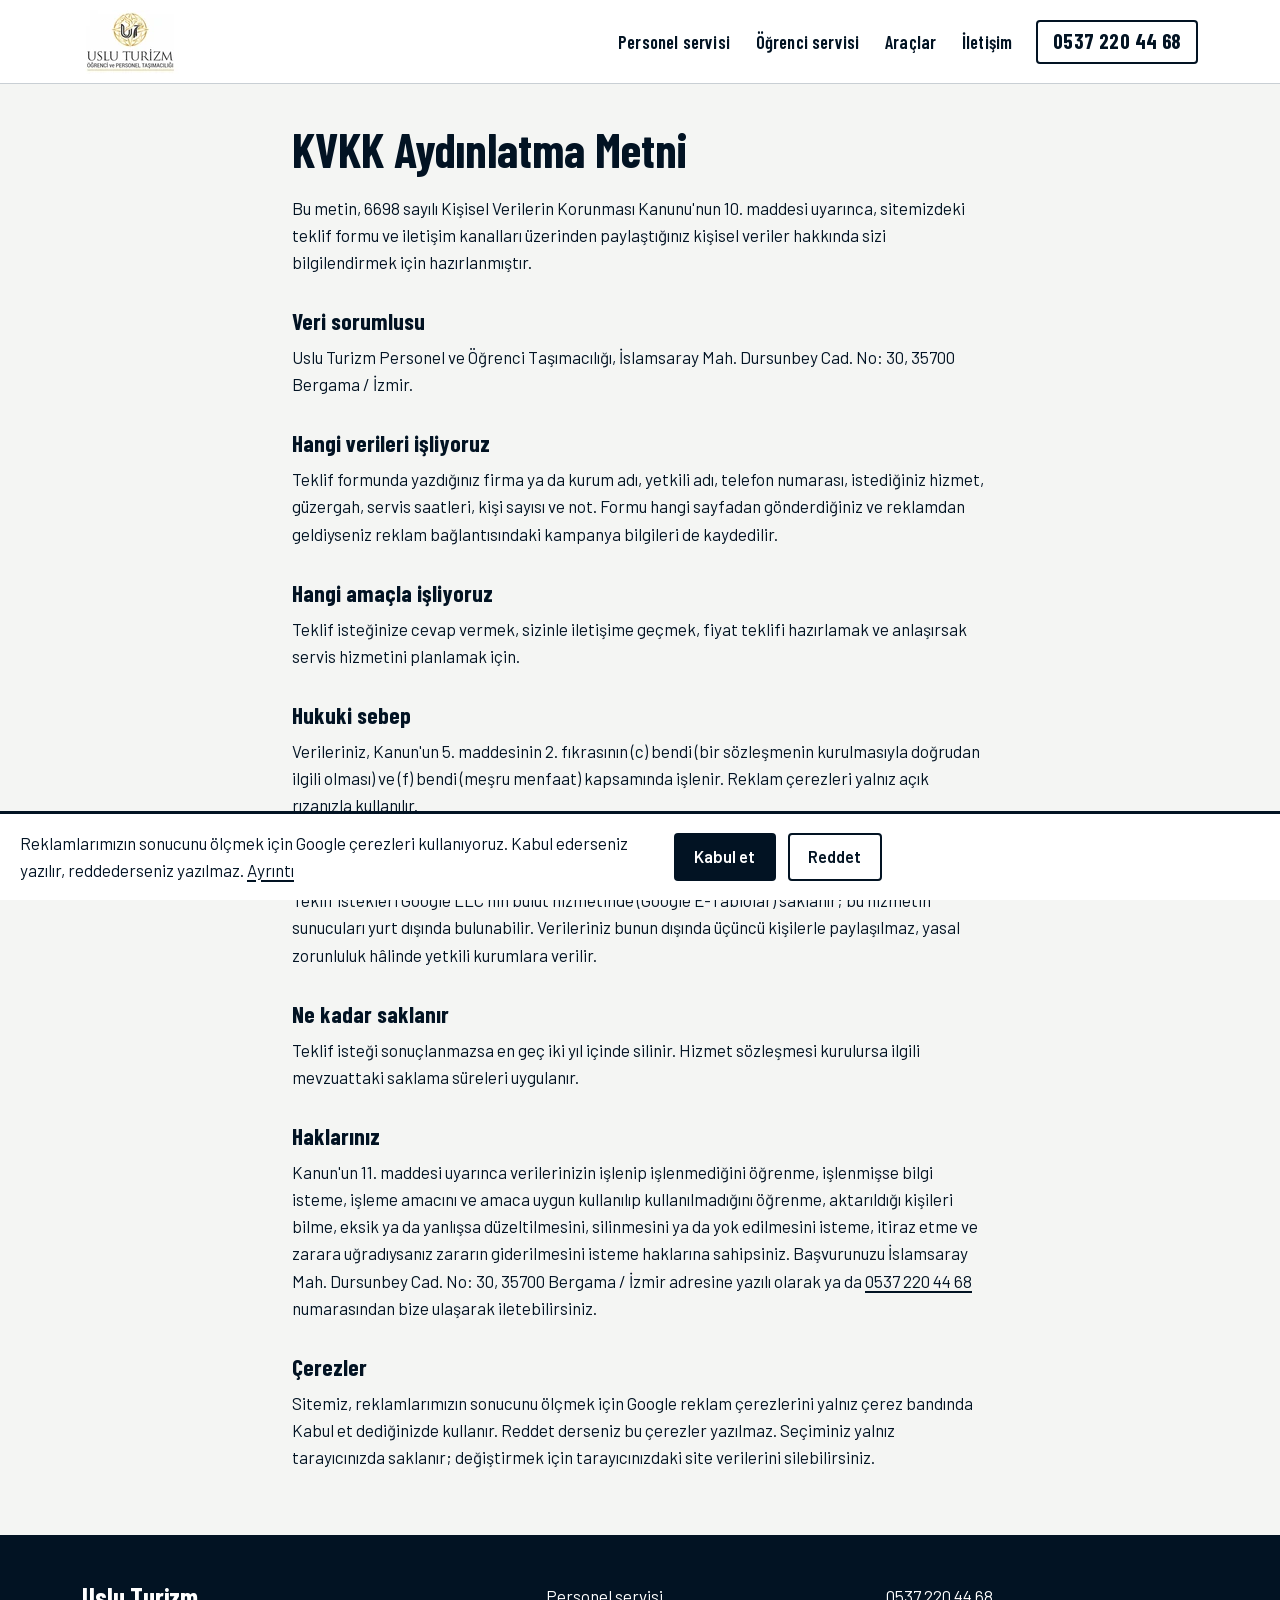
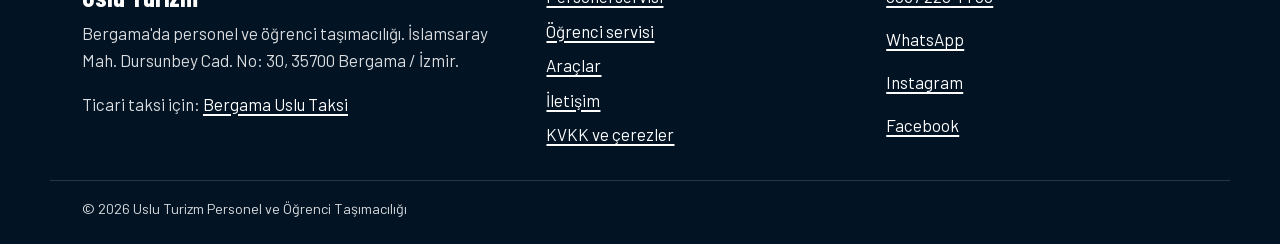
<file: kvkk/index.html>
<!doctype html>
<html lang="tr">
<head>
<meta charset="utf-8">
<meta name="viewport" content="width=device-width, initial-scale=1">
<title>KVKK Aydınlatma Metni | Uslu Turizm</title>
<meta name="description" content="Uslu Turizm teklif formu ve iletişim kanallarında işlenen kişisel veriler ve çerezler hakkında aydınlatma metni.">
<meta name="robots" content="noindex, nofollow">
<link rel="canonical" href="https://usluturizmbergama.com/kvkk/">
<meta property="og:url" content="https://usluturizmbergama.com/kvkk/">
<meta property="og:type" content="website">
<meta property="og:locale" content="tr_TR">
<meta property="og:site_name" content="Uslu Turizm">
<meta property="og:title" content="KVKK Aydınlatma Metni | Uslu Turizm">
<meta property="og:description" content="Uslu Turizm teklif formu ve iletişim kanallarında işlenen kişisel veriler ve çerezler hakkında aydınlatma metni.">
<meta property="og:image" content="https://usluturizmbergama.com/assets/img/paylasim-1200x630.jpg">
<meta name="theme-color" content="#021323">
<link rel="icon" type="image/png" sizes="32x32" href="../assets/simge/simge-32.png">
<link rel="apple-touch-icon" href="../assets/simge/apple-touch-icon.png">
<link rel="preload" href="../assets/fonts/barlow-condensed-700-latin.woff2" as="font" type="font/woff2" crossorigin>
<link rel="stylesheet" href="../assets/fonts.css">
<link rel="stylesheet" href="../assets/site.css">
<script>
window.dataLayer=window.dataLayer||[];function gtag(){dataLayer.push(arguments);}
gtag('consent','default',{ad_storage:'denied',ad_user_data:'denied',ad_personalization:'denied',analytics_storage:'denied',wait_for_update:500});
try{if(localStorage.getItem('cerez')==='kabul'){gtag('consent','update',{ad_storage:'granted',ad_user_data:'granted',ad_personalization:'granted',analytics_storage:'granted'});}}catch(h){}
gtag('js',new Date());gtag('config','AW-18586448203');
</script>
<script async src="https://www.googletagmanager.com/gtag/js?id=AW-18586448203"></script>

</head>
<body data-form="https://script.google.com/macros/s/AKfycbyMLToReuIkJI40wyHiSxAKQy--r7rZ4s2v7mqLsCz7SCUEbar6P2onL64e0BJCAirteQ/exec" data-wa="905372204468" data-etiket="AW-18586448203"
  data-donusum-form="DPKICMqSlrwdEMvi2p5F" data-donusum-telefon="TnUkCM2SlrwdEMvi2p5F" data-donusum-whatsapp="5Ie2CNCSlrwdEMvi2p5F">

<a class="atla" href="#icerik">İçeriğe geç</a>
<header class="ust">
  <div class="kap ust-ic">
    <a class="logo" href="../" aria-label="Uslu Turizm ana sayfa">
      <picture><source type="image/webp" srcset="../assets/img/logo-64.webp 1x, ../assets/img/logo-128.webp 2x">
      <img src="../assets/img/logo-64.png" srcset="../assets/img/logo-128.png 2x" height="64" width="97" alt="Uslu Turizm"></picture>
    </a>
    <nav class="menu" aria-label="Sayfalar"><ul><li><a href="../personel-tasimaciligi/">Personel<span class="genis-ek"> servisi</span></a></li><li><a href="../ogrenci-tasimaciligi/">Öğrenci<span class="genis-ek"> servisi</span></a></li><li><a href="../araclar/">Araçlar</a></li><li><a href="../iletisim/">İletişim</a></li></ul></nav>
    <a class="ust-tel" href="tel:+905372204468" data-olcum="telefon">0537 220 44 68</a>
  </div>
</header><main id="icerik">
<div class="kap metin-sayfa">
  <h1>KVKK Aydınlatma Metni</h1>
  <p>Bu metin, 6698 sayılı Kişisel Verilerin Korunması Kanunu'nun 10. maddesi uyarınca, sitemizdeki teklif formu ve iletişim kanalları üzerinden paylaştığınız kişisel veriler hakkında sizi bilgilendirmek için hazırlanmıştır.</p>
  <h2>Veri sorumlusu</h2>
  <p>Uslu Turizm Personel ve Öğrenci Taşımacılığı, İslamsaray Mah. Dursunbey Cad. No: 30, 35700 Bergama / İzmir.</p>
  <h2>Hangi verileri işliyoruz</h2>
  <p>Teklif formunda yazdığınız firma ya da kurum adı, yetkili adı, telefon numarası, istediğiniz hizmet, güzergah, servis saatleri, kişi sayısı ve not. Formu hangi sayfadan gönderdiğiniz ve reklamdan geldiyseniz reklam bağlantısındaki kampanya bilgileri de kaydedilir.</p>
  <h2>Hangi amaçla işliyoruz</h2>
  <p>Teklif isteğinize cevap vermek, sizinle iletişime geçmek, fiyat teklifi hazırlamak ve anlaşırsak servis hizmetini planlamak için.</p>
  <h2>Hukuki sebep</h2>
  <p>Verileriniz, Kanun'un 5. maddesinin 2. fıkrasının (c) bendi (bir sözleşmenin kurulmasıyla doğrudan ilgili olması) ve (f) bendi (meşru menfaat) kapsamında işlenir. Reklam çerezleri yalnız açık rızanızla kullanılır.</p>
  <h2>Kimlere aktarılır</h2>
  <p>Teklif istekleri Google LLC'nin bulut hizmetinde (Google E-Tablolar) saklanır; bu hizmetin sunucuları yurt dışında bulunabilir. Verileriniz bunun dışında üçüncü kişilerle paylaşılmaz, yasal zorunluluk hâlinde yetkili kurumlara verilir.</p>
  <h2>Ne kadar saklanır</h2>
  <p>Teklif isteği sonuçlanmazsa en geç iki yıl içinde silinir. Hizmet sözleşmesi kurulursa ilgili mevzuattaki saklama süreleri uygulanır.</p>
  <h2>Haklarınız</h2>
  <p>Kanun'un 11. maddesi uyarınca verilerinizin işlenip işlenmediğini öğrenme, işlenmişse bilgi isteme, işleme amacını ve amaca uygun kullanılıp kullanılmadığını öğrenme, aktarıldığı kişileri bilme, eksik ya da yanlışsa düzeltilmesini, silinmesini ya da yok edilmesini isteme, itiraz etme ve zarara uğradıysanız zararın giderilmesini isteme haklarına sahipsiniz. Başvurunuzu İslamsaray Mah. Dursunbey Cad. No: 30, 35700 Bergama / İzmir adresine yazılı olarak ya da <a href="tel:+905372204468">0537 220 44 68</a> numarasından bize ulaşarak iletebilirsiniz.</p>
  <h2 id="cerezler">Çerezler</h2>
  <p>Sitemiz, reklamlarımızın sonucunu ölçmek için Google reklam çerezlerini yalnız çerez bandında Kabul et dediğinizde kullanır. Reddet derseniz bu çerezler yazılmaz. Seçiminiz yalnız tarayıcınızda saklanır; değiştirmek için tarayıcınızdaki site verilerini silebilirsiniz.</p>
</div>
</main>
<footer class="alt">
  <div class="kap alt-ic">
    <div class="alt-firma">
      <p class="alt-ad">Uslu Turizm</p>
      <p>Bergama'da personel ve öğrenci taşımacılığı. İslamsaray Mah. Dursunbey Cad. No: 30, 35700 Bergama / İzmir.</p>
      <p>Ticari taksi için: <a href="https://www.bergamauslutaksi.com/">Bergama Uslu Taksi</a></p>
    </div>
    <nav aria-label="Alt menü"><ul class="alt-liste"><li><a href="../personel-tasimaciligi/">Personel servisi</a></li><li><a href="../ogrenci-tasimaciligi/">Öğrenci servisi</a></li><li><a href="../araclar/">Araçlar</a></li><li><a href="../iletisim/">İletişim</a></li><li><a href="../kvkk/">KVKK ve çerezler</a></li></ul></nav>
    <ul class="alt-liste">
      <li><a href="tel:+905372204468" data-olcum="telefon">0537 220 44 68</a></li>
      <li><a href="https://wa.me/905372204468?text=Merhaba%2C%20servis%20i%C3%A7in%20teklif%20almak%20istiyorum." data-olcum="whatsapp" rel="noopener">WhatsApp</a></li>
      <li><a href="https://www.instagram.com/usluturizmbergama/" rel="noopener">Instagram</a></li>
      <li><a href="https://www.facebook.com/profile.php?id=61596252101697" rel="noopener">Facebook</a></li>
    </ul>
  </div>
  <p class="kap alt-telif">© 2026 Uslu Turizm Personel ve Öğrenci Taşımacılığı</p>
</footer>
<div class="cubuk" aria-label="Hızlı iletişim">
  <a href="tel:+905372204468" data-olcum="telefon">Ara</a>
  <a href="https://wa.me/905372204468?text=Merhaba%2C%20servis%20i%C3%A7in%20teklif%20almak%20istiyorum." data-olcum="whatsapp" rel="noopener">WhatsApp</a>
  <a href="../iletisim/">Teklif iste</a>
</div>
<div class="cerez" data-cerez hidden role="dialog" aria-labelledby="cerez-baslik">
  <p id="cerez-baslik">Reklamlarımızın sonucunu ölçmek için Google çerezleri kullanıyoruz. Kabul ederseniz yazılır, reddederseniz yazılmaz. <a href="../kvkk/#cerezler">Ayrıntı</a></p>
  <div class="cerez-dugmeler"><button type="button" class="dugme dugme--koyu" data-cerez-secim="kabul">Kabul et</button>
  <button type="button" class="dugme dugme--cizgi-koyu" data-cerez-secim="red">Reddet</button></div>
</div>
<script src="../assets/site.js" defer></script>
</body>
</html>
</file>
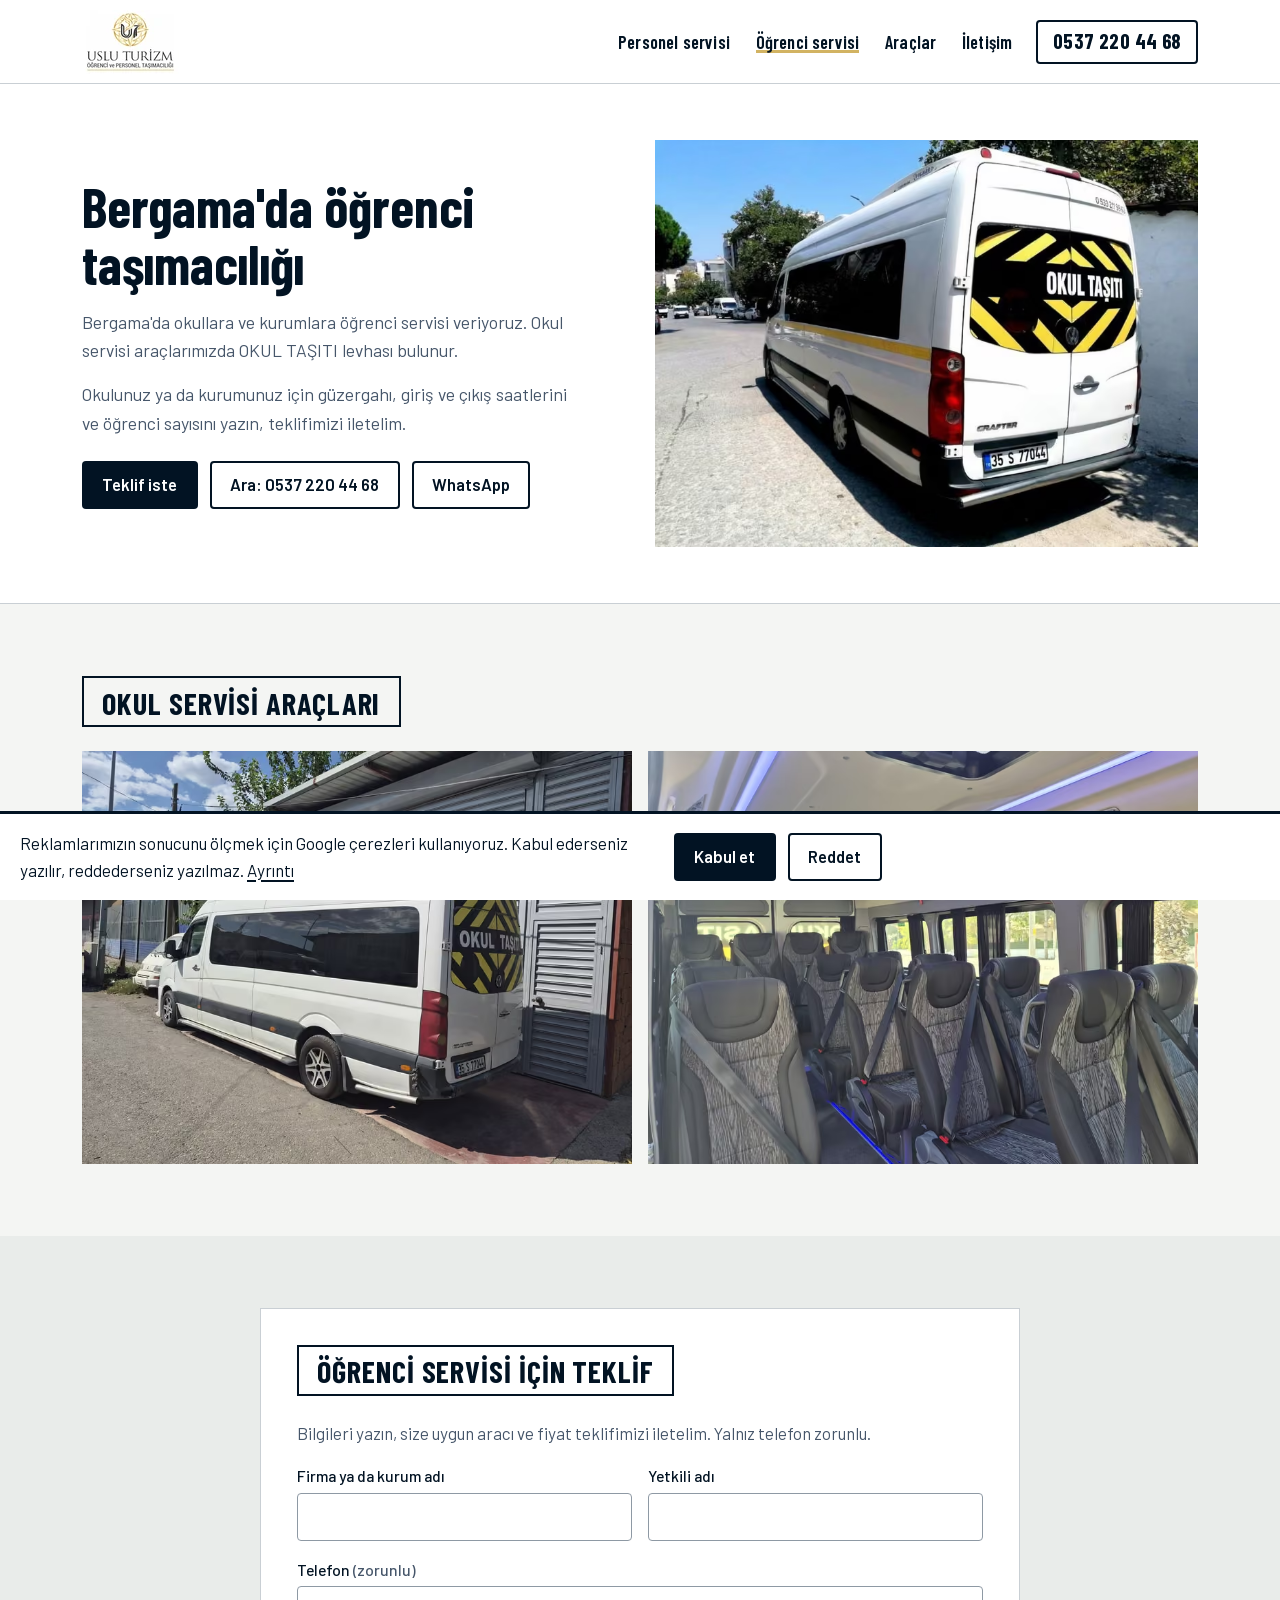
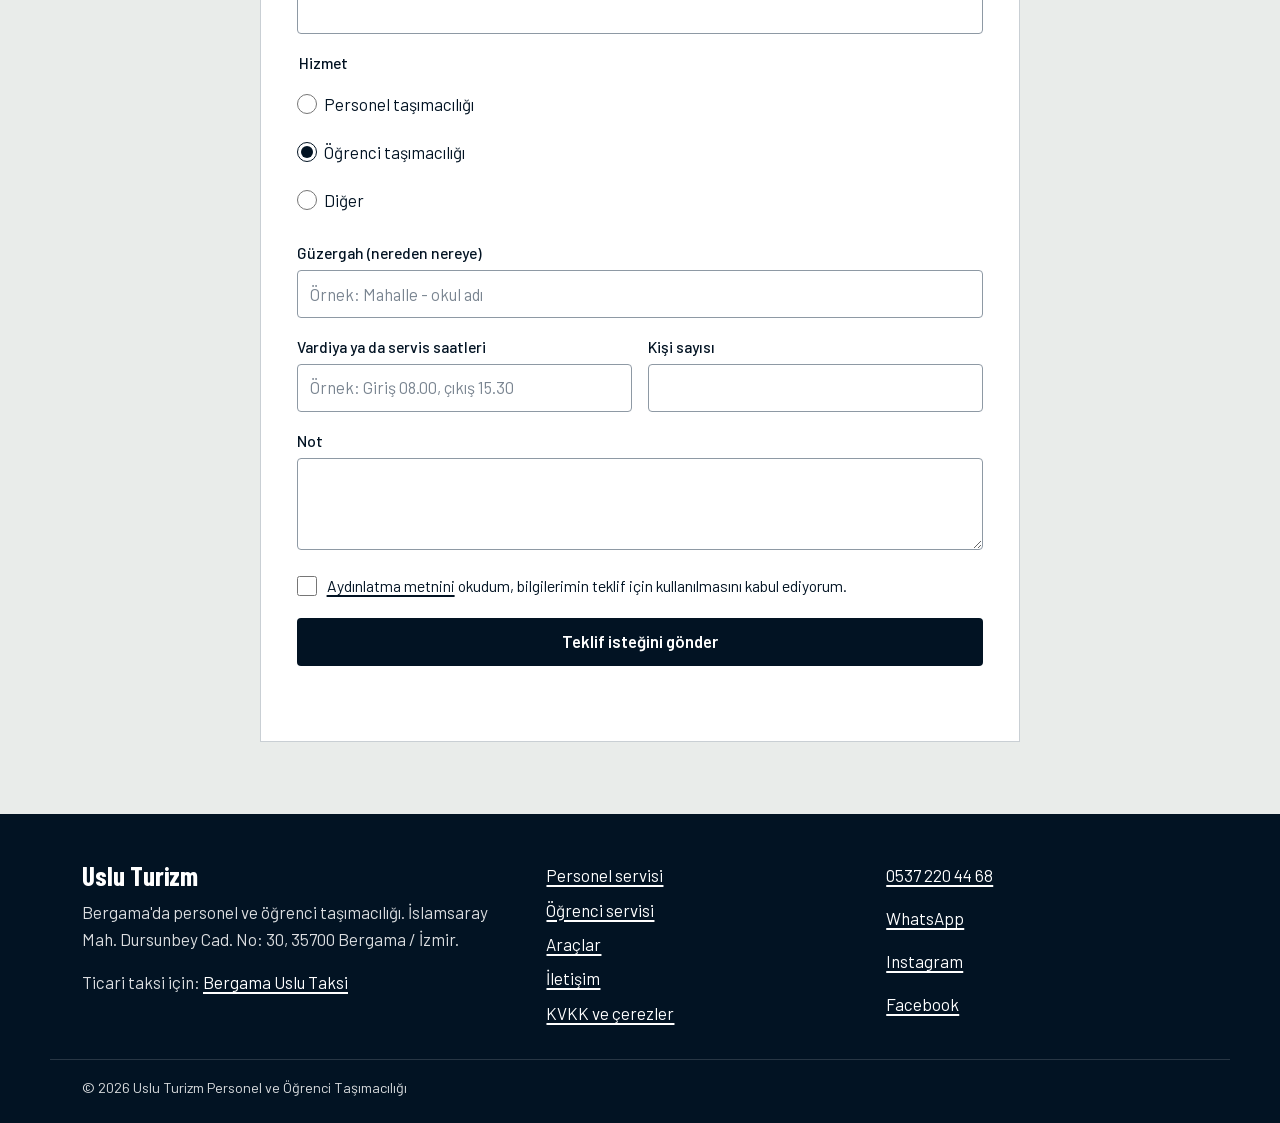
<file: ogrenci-tasimaciligi/index.html>
<!doctype html>
<html lang="tr">
<head>
<meta charset="utf-8">
<meta name="viewport" content="width=device-width, initial-scale=1">
<title>Bergama Öğrenci Taşımacılığı ve Okul Servisi | Uslu Turizm</title>
<meta name="description" content="Bergama&#x27;da okul servisi ve öğrenci taşımacılığı. Okulunuz ya da kurumunuz için teklif formunu doldurun ya da arayın.">
<meta name="robots" content="index, follow">
<link rel="canonical" href="https://usluturizmbergama.com/ogrenci-tasimaciligi/">
<meta property="og:url" content="https://usluturizmbergama.com/ogrenci-tasimaciligi/">
<meta property="og:type" content="website">
<meta property="og:locale" content="tr_TR">
<meta property="og:site_name" content="Uslu Turizm">
<meta property="og:title" content="Bergama Öğrenci Taşımacılığı ve Okul Servisi | Uslu Turizm">
<meta property="og:description" content="Bergama&#x27;da okul servisi ve öğrenci taşımacılığı. Okulunuz ya da kurumunuz için teklif formunu doldurun ya da arayın.">
<meta property="og:image" content="https://usluturizmbergama.com/assets/img/paylasim-1200x630.jpg">
<meta name="theme-color" content="#021323">
<link rel="icon" type="image/png" sizes="32x32" href="../assets/simge/simge-32.png">
<link rel="apple-touch-icon" href="../assets/simge/apple-touch-icon.png">
<link rel="preload" href="../assets/fonts/barlow-condensed-700-latin.woff2" as="font" type="font/woff2" crossorigin>
<link rel="stylesheet" href="../assets/fonts.css">
<link rel="stylesheet" href="../assets/site.css">
<script>
window.dataLayer=window.dataLayer||[];function gtag(){dataLayer.push(arguments);}
gtag('consent','default',{ad_storage:'denied',ad_user_data:'denied',ad_personalization:'denied',analytics_storage:'denied',wait_for_update:500});
try{if(localStorage.getItem('cerez')==='kabul'){gtag('consent','update',{ad_storage:'granted',ad_user_data:'granted',ad_personalization:'granted',analytics_storage:'granted'});}}catch(h){}
gtag('js',new Date());gtag('config','AW-18586448203');
</script>
<script async src="https://www.googletagmanager.com/gtag/js?id=AW-18586448203"></script>

</head>
<body data-form="https://script.google.com/macros/s/AKfycbyMLToReuIkJI40wyHiSxAKQy--r7rZ4s2v7mqLsCz7SCUEbar6P2onL64e0BJCAirteQ/exec" data-wa="905372204468" data-etiket="AW-18586448203"
  data-donusum-form="DPKICMqSlrwdEMvi2p5F" data-donusum-telefon="TnUkCM2SlrwdEMvi2p5F" data-donusum-whatsapp="5Ie2CNCSlrwdEMvi2p5F">

<a class="atla" href="#icerik">İçeriğe geç</a>
<header class="ust">
  <div class="kap ust-ic">
    <a class="logo" href="../" aria-label="Uslu Turizm ana sayfa">
      <picture><source type="image/webp" srcset="../assets/img/logo-64.webp 1x, ../assets/img/logo-128.webp 2x">
      <img src="../assets/img/logo-64.png" srcset="../assets/img/logo-128.png 2x" height="64" width="97" alt="Uslu Turizm"></picture>
    </a>
    <nav class="menu" aria-label="Sayfalar"><ul><li><a href="../personel-tasimaciligi/">Personel<span class="genis-ek"> servisi</span></a></li><li><a href="../ogrenci-tasimaciligi/" aria-current="page">Öğrenci<span class="genis-ek"> servisi</span></a></li><li><a href="../araclar/">Araçlar</a></li><li><a href="../iletisim/">İletişim</a></li></ul></nav>
    <a class="ust-tel" href="tel:+905372204468" data-olcum="telefon">0537 220 44 68</a>
  </div>
</header><main id="icerik">
<div class="sayfa-ust">
  <div class="kap sayfa-ust-ic sayfa-ust-ic--foto">
    <div class="sayfa-ust-metin">
      <h1>Bergama'da öğrenci taşımacılığı</h1>
      <p>Bergama'da okullara ve kurumlara öğrenci servisi veriyoruz. Okul servisi araçlarımızda OKUL TAŞITI levhası bulunur.</p>
      <p>Okulunuz ya da kurumunuz için güzergahı, giriş ve çıkış saatlerini ve öğrenci sayısını yazın, teklifimizi iletelim.</p>
      <div class="eylemler"><a class="dugme dugme--koyu" href="#teklif">Teklif iste</a><a class="dugme dugme--cizgi-koyu" href="tel:+905372204468" data-olcum="telefon">Ara: 0537 220 44 68</a><a class="dugme dugme--cizgi-koyu" href="https://wa.me/905372204468?text=Merhaba%2C%20servis%20i%C3%A7in%20teklif%20almak%20istiyorum." data-olcum="whatsapp" rel="noopener">WhatsApp</a></div>
    </div>
    <picture class="sayfa-ust-foto"><source type="image/avif" srcset="../assets/img/okul-tasiti-arka-800.avif 800w, ../assets/img/okul-tasiti-arka-1195.avif 1195w" sizes="(min-width: 960px) 45vw, 100vw"><source type="image/webp" srcset="../assets/img/okul-tasiti-arka-800.webp 800w, ../assets/img/okul-tasiti-arka-1195.webp 1195w" sizes="(min-width: 960px) 45vw, 100vw"><img src="../assets/img/okul-tasiti-arka-1195.jpg" srcset="../assets/img/okul-tasiti-arka-800.jpg 800w, ../assets/img/okul-tasiti-arka-1195.jpg 1195w" sizes="(min-width: 960px) 45vw, 100vw" width="1195" height="896" alt="OKUL TAŞITI levhalı Volkswagen Crafter, arkadan" fetchpriority="high"></picture>
  </div>
</div>
<section class="bolum" aria-labelledby="okul-foto-baslik">
  <div class="kap">
    <h2 class="levha" id="okul-foto-baslik">Okul servisi araçları</h2>
    <div class="galeri galeri--iki">
      <figure><picture><source type="image/avif" srcset="../assets/img/okul-tasiti-yan-800.avif 800w, ../assets/img/okul-tasiti-yan-1600.avif 1600w" sizes="(min-width: 760px) 45vw, 100vw"><source type="image/webp" srcset="../assets/img/okul-tasiti-yan-800.webp 800w, ../assets/img/okul-tasiti-yan-1600.webp 1600w" sizes="(min-width: 760px) 45vw, 100vw"><img src="../assets/img/okul-tasiti-yan-1600.jpg" srcset="../assets/img/okul-tasiti-yan-800.jpg 800w, ../assets/img/okul-tasiti-yan-1600.jpg 1600w" sizes="(min-width: 760px) 45vw, 100vw" width="1600" height="1200" alt="Arka camında OKUL TAŞITI yazan Volkswagen Crafter" loading="lazy" decoding="async"></picture></figure>
      <figure><picture><source type="image/avif" srcset="../assets/img/ic-kumas-800.avif 800w, ../assets/img/ic-kumas-1600.avif 1600w" sizes="(min-width: 760px) 45vw, 100vw"><source type="image/webp" srcset="../assets/img/ic-kumas-800.webp 800w, ../assets/img/ic-kumas-1600.webp 1600w" sizes="(min-width: 760px) 45vw, 100vw"><img src="../assets/img/ic-kumas-1600.jpg" srcset="../assets/img/ic-kumas-800.jpg 800w, ../assets/img/ic-kumas-1600.jpg 1600w" sizes="(min-width: 760px) 45vw, 100vw" width="1600" height="1200" alt="Gri kumaş koltuklu araç içi" loading="lazy" decoding="async"></picture></figure>
    </div>
  </div>
</section>

<section class="teklif-alani" id="teklif" aria-labelledby="teklif-baslik">
  <div class="teklif-kutu">
    <h2 class="levha" id="teklif-baslik">Öğrenci servisi için teklif</h2>
    <p class="teklif-giris">Bilgileri yazın, size uygun aracı ve fiyat teklifimizi iletelim. Yalnız telefon zorunlu.</p>
    <form class="teklif" data-teklif novalidate>
      <div class="alan-cift">
        <label class="alan"><span>Firma ya da kurum adı</span>
          <input name="firma" autocomplete="organization" maxlength="120"></label>
        <label class="alan"><span>Yetkili adı</span>
          <input name="yetkili" autocomplete="name" maxlength="80"></label>
      </div>
      <label class="alan"><span>Telefon <b class="zorunlu">(zorunlu)</b></span>
        <input name="telefon" type="tel" inputmode="tel" autocomplete="tel" maxlength="20" required
          aria-describedby="telefon-hata">
        <small class="hata" id="telefon-hata" hidden>Telefon numarasını 05xx xxx xx xx gibi yazın.</small></label>
      <fieldset class="alan secimler"><legend>Hizmet</legend><label class="secim"><input type="radio" name="hizmet" value="personel"> Personel taşımacılığı</label><label class="secim"><input type="radio" name="hizmet" value="ogrenci" checked> Öğrenci taşımacılığı</label><label class="secim"><input type="radio" name="hizmet" value="diger"> Diğer</label></fieldset>
      <label class="alan"><span>Güzergah (nereden nereye)</span>
        <input name="guzergah" maxlength="200" placeholder="Örnek: Mahalle - okul adı"></label>
      <div class="alan-cift">
        <label class="alan"><span>Vardiya ya da servis saatleri</span>
          <input name="saatler" maxlength="120" placeholder="Örnek: Giriş 08.00, çıkış 15.30"></label>
        <label class="alan"><span>Kişi sayısı</span>
          <input name="kisi" type="number" inputmode="numeric" min="1" max="2000"></label>
      </div>
      <label class="alan"><span>Not</span>
        <textarea name="not" rows="3" maxlength="1000"></textarea></label>
      <label class="onay"><input type="checkbox" name="kvkk" value="evet" required aria-describedby="kvkk-hata">
        <span><a href="../kvkk/">Aydınlatma metnini</a> okudum, bilgilerimin teklif için kullanılmasını kabul ediyorum.</span></label>
      <small class="hata" id="kvkk-hata" hidden>Göndermek için aydınlatma metnini onaylayın.</small>
      <div class="bal" aria-hidden="true"><label>Bu alanı boş bırakın<input name="web" tabindex="-1" autocomplete="off"></label></div>
      <input type="hidden" name="gclid"><input type="hidden" name="utm_source">
      <input type="hidden" name="utm_medium"><input type="hidden" name="utm_campaign">
      <button class="dugme dugme--koyu dugme--genis" type="submit">Teklif isteğini gönder</button>
      <p class="form-durum" role="status" aria-live="polite"></p>
    </form>
    <div class="sonuc sonuc--tamam" data-sonuc="tamam" hidden tabindex="-1">
      <h3>Teklif isteğiniz bize ulaştı</h3>
      <p>Bilgileri inceleyip sizi arayacağız. Beklemek istemezseniz WhatsApp'tan da yazabilirsiniz.</p>
      <a class="dugme dugme--koyu" href="https://wa.me/905372204468?text=Merhaba%2C%20servis%20i%C3%A7in%20teklif%20almak%20istiyorum." data-olcum="whatsapp" rel="noopener">WhatsApp'tan yazın</a>
    </div>
    <div class="sonuc sonuc--yedek" data-sonuc="yedek" hidden tabindex="-1">
      <h3>Form şu an gönderilemedi</h3>
      <p>Yazdığınız bilgiler hazır bir WhatsApp mesajına aktarıldı. Düğmeye basıp gönderin ya da arayın: <a href="tel:+905372204468" data-olcum="telefon">0537 220 44 68</a></p>
      <a class="dugme dugme--koyu" data-yedek-wa href="https://wa.me/905372204468?text=Merhaba%2C%20servis%20i%C3%A7in%20teklif%20almak%20istiyorum." data-olcum="whatsapp" rel="noopener">WhatsApp'tan gönder</a>
    </div>
  </div>
</section>
</main>
<footer class="alt">
  <div class="kap alt-ic">
    <div class="alt-firma">
      <p class="alt-ad">Uslu Turizm</p>
      <p>Bergama'da personel ve öğrenci taşımacılığı. İslamsaray Mah. Dursunbey Cad. No: 30, 35700 Bergama / İzmir.</p>
      <p>Ticari taksi için: <a href="https://www.bergamauslutaksi.com/">Bergama Uslu Taksi</a></p>
    </div>
    <nav aria-label="Alt menü"><ul class="alt-liste"><li><a href="../personel-tasimaciligi/">Personel servisi</a></li><li><a href="../ogrenci-tasimaciligi/">Öğrenci servisi</a></li><li><a href="../araclar/">Araçlar</a></li><li><a href="../iletisim/">İletişim</a></li><li><a href="../kvkk/">KVKK ve çerezler</a></li></ul></nav>
    <ul class="alt-liste">
      <li><a href="tel:+905372204468" data-olcum="telefon">0537 220 44 68</a></li>
      <li><a href="https://wa.me/905372204468?text=Merhaba%2C%20servis%20i%C3%A7in%20teklif%20almak%20istiyorum." data-olcum="whatsapp" rel="noopener">WhatsApp</a></li>
      <li><a href="https://www.instagram.com/usluturizmbergama/" rel="noopener">Instagram</a></li>
      <li><a href="https://www.facebook.com/profile.php?id=61596252101697" rel="noopener">Facebook</a></li>
    </ul>
  </div>
  <p class="kap alt-telif">© 2026 Uslu Turizm Personel ve Öğrenci Taşımacılığı</p>
</footer>
<div class="cubuk" aria-label="Hızlı iletişim">
  <a href="tel:+905372204468" data-olcum="telefon">Ara</a>
  <a href="https://wa.me/905372204468?text=Merhaba%2C%20servis%20i%C3%A7in%20teklif%20almak%20istiyorum." data-olcum="whatsapp" rel="noopener">WhatsApp</a>
  <a href="#teklif">Teklif iste</a>
</div>
<div class="cerez" data-cerez hidden role="dialog" aria-labelledby="cerez-baslik">
  <p id="cerez-baslik">Reklamlarımızın sonucunu ölçmek için Google çerezleri kullanıyoruz. Kabul ederseniz yazılır, reddederseniz yazılmaz. <a href="../kvkk/#cerezler">Ayrıntı</a></p>
  <div class="cerez-dugmeler"><button type="button" class="dugme dugme--koyu" data-cerez-secim="kabul">Kabul et</button>
  <button type="button" class="dugme dugme--cizgi-koyu" data-cerez-secim="red">Reddet</button></div>
</div>
<script src="../assets/site.js" defer></script>
</body>
</html>
</file>
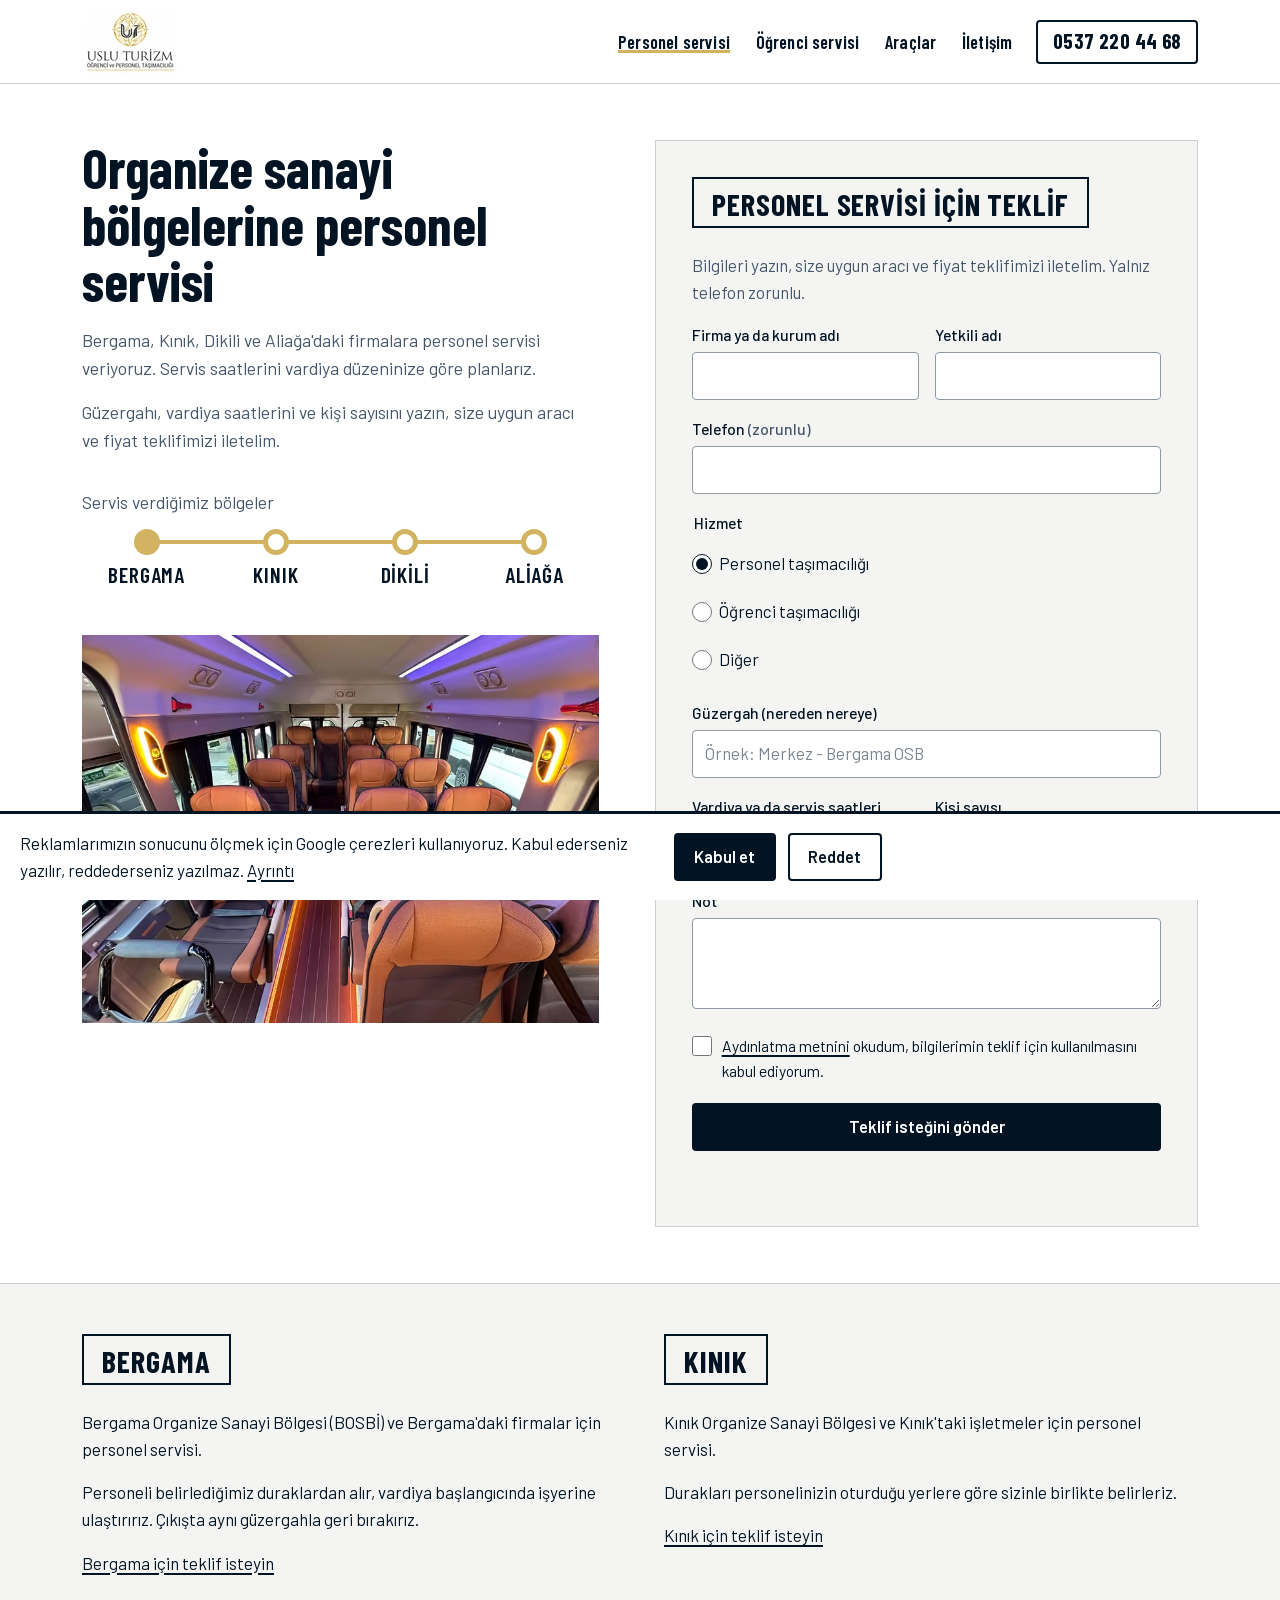
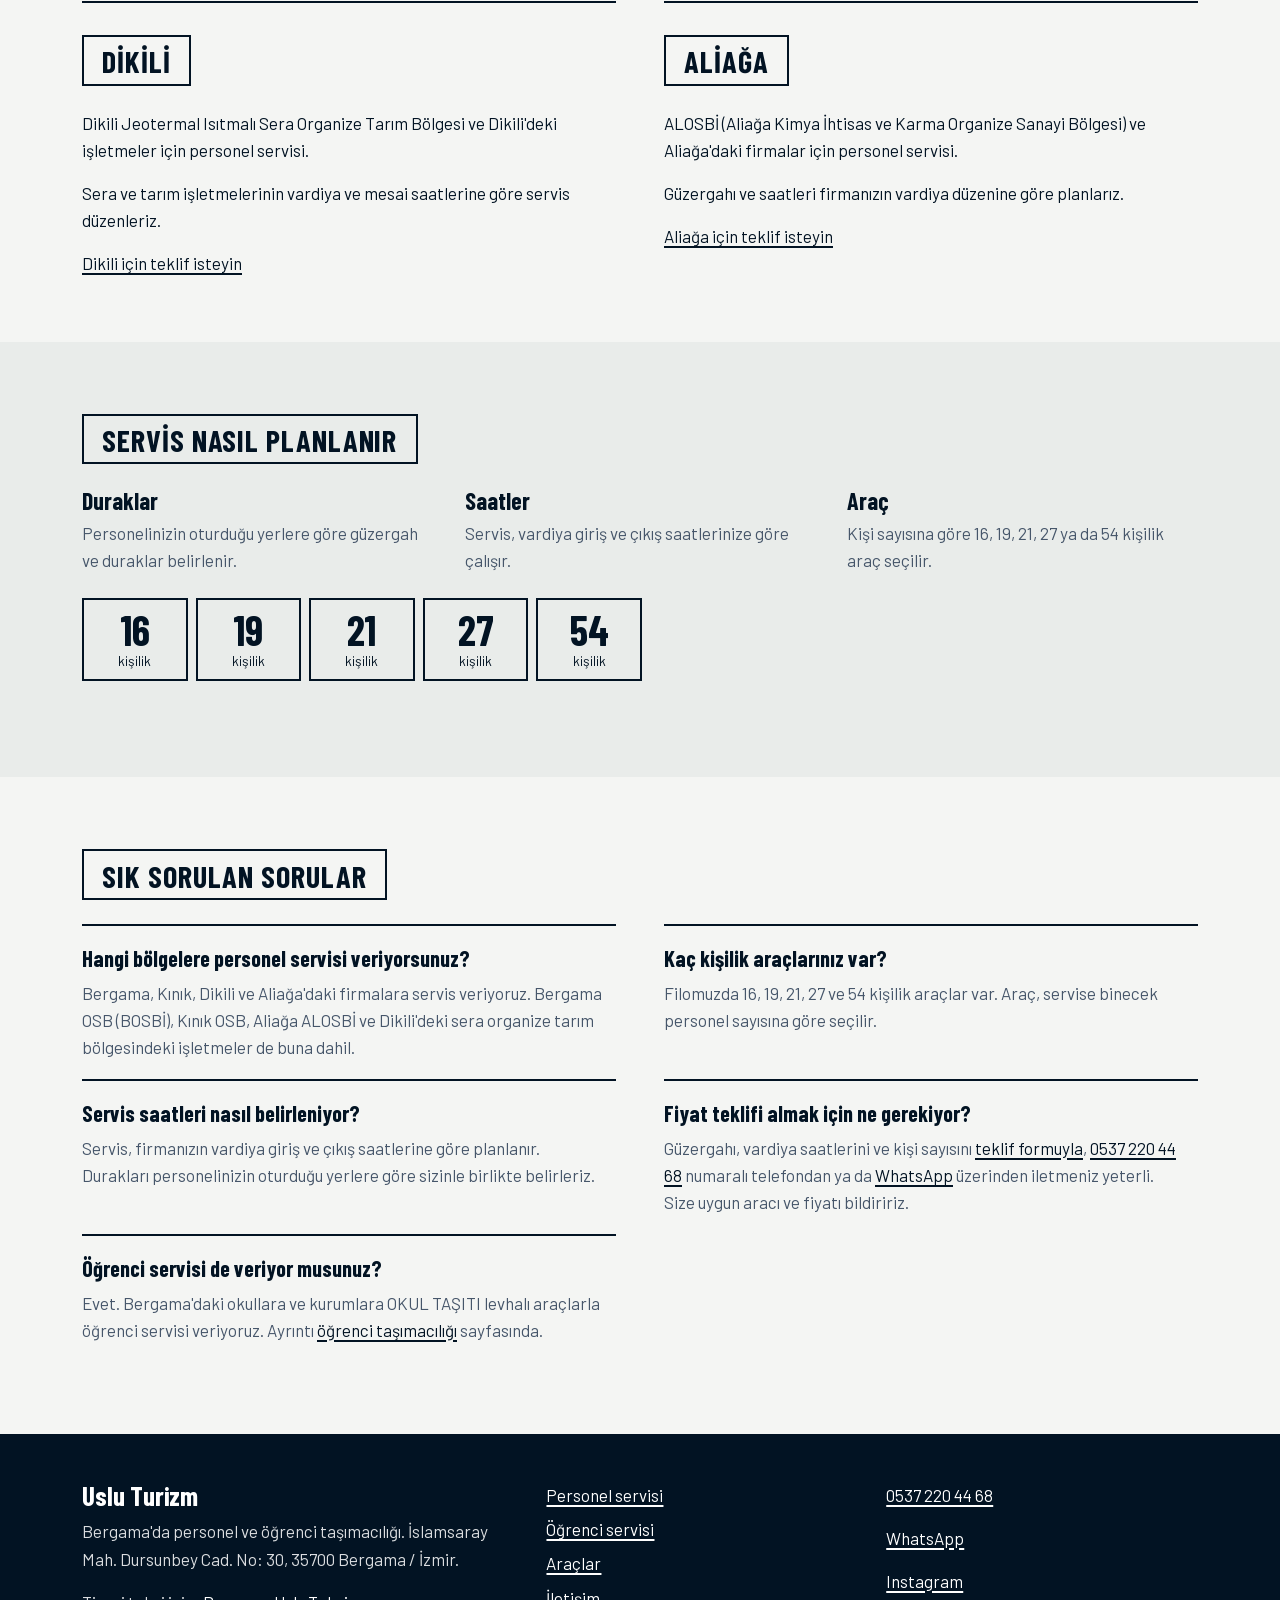
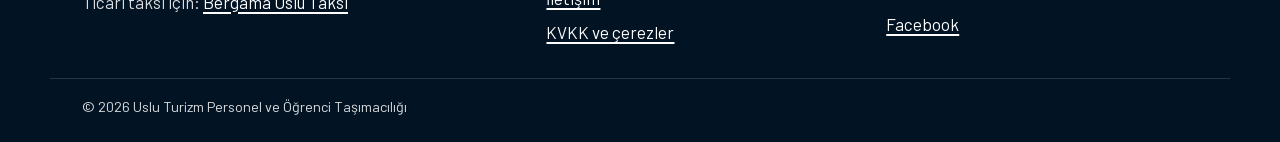
<file: personel-tasimaciligi/index.html>
<!doctype html>
<html lang="tr">
<head>
<meta charset="utf-8">
<meta name="viewport" content="width=device-width, initial-scale=1">
<title>OSB Personel Servisi: Bergama, Kınık, Dikili, Aliağa</title>
<meta name="description" content="Bergama OSB, Kınık OSB, Aliağa ALOSBİ ve Dikili&#x27;deki işletmelere vardiyaya uygun personel servisi. Güzergah, vardiya ve kişi sayısını yazın.">
<meta name="robots" content="index, follow">
<link rel="canonical" href="https://usluturizmbergama.com/personel-tasimaciligi/">
<meta property="og:url" content="https://usluturizmbergama.com/personel-tasimaciligi/">
<meta property="og:type" content="website">
<meta property="og:locale" content="tr_TR">
<meta property="og:site_name" content="Uslu Turizm">
<meta property="og:title" content="OSB Personel Servisi: Bergama, Kınık, Dikili, Aliağa">
<meta property="og:description" content="Bergama OSB, Kınık OSB, Aliağa ALOSBİ ve Dikili&#x27;deki işletmelere vardiyaya uygun personel servisi. Güzergah, vardiya ve kişi sayısını yazın.">
<meta property="og:image" content="https://usluturizmbergama.com/assets/img/paylasim-1200x630.jpg">
<meta name="theme-color" content="#021323">
<link rel="icon" type="image/png" sizes="32x32" href="../assets/simge/simge-32.png">
<link rel="apple-touch-icon" href="../assets/simge/apple-touch-icon.png">
<link rel="preload" href="../assets/fonts/barlow-condensed-700-latin.woff2" as="font" type="font/woff2" crossorigin>
<link rel="stylesheet" href="../assets/fonts.css">
<link rel="stylesheet" href="../assets/site.css">
<script>
window.dataLayer=window.dataLayer||[];function gtag(){dataLayer.push(arguments);}
gtag('consent','default',{ad_storage:'denied',ad_user_data:'denied',ad_personalization:'denied',analytics_storage:'denied',wait_for_update:500});
try{if(localStorage.getItem('cerez')==='kabul'){gtag('consent','update',{ad_storage:'granted',ad_user_data:'granted',ad_personalization:'granted',analytics_storage:'granted'});}}catch(h){}
gtag('js',new Date());gtag('config','AW-18586448203');
</script>
<script async src="https://www.googletagmanager.com/gtag/js?id=AW-18586448203"></script>

</head>
<body data-form="https://script.google.com/macros/s/AKfycbyMLToReuIkJI40wyHiSxAKQy--r7rZ4s2v7mqLsCz7SCUEbar6P2onL64e0BJCAirteQ/exec" data-wa="905372204468" data-etiket="AW-18586448203"
  data-donusum-form="DPKICMqSlrwdEMvi2p5F" data-donusum-telefon="TnUkCM2SlrwdEMvi2p5F" data-donusum-whatsapp="5Ie2CNCSlrwdEMvi2p5F">

<a class="atla" href="#icerik">İçeriğe geç</a>
<header class="ust">
  <div class="kap ust-ic">
    <a class="logo" href="../" aria-label="Uslu Turizm ana sayfa">
      <picture><source type="image/webp" srcset="../assets/img/logo-64.webp 1x, ../assets/img/logo-128.webp 2x">
      <img src="../assets/img/logo-64.png" srcset="../assets/img/logo-128.png 2x" height="64" width="97" alt="Uslu Turizm"></picture>
    </a>
    <nav class="menu" aria-label="Sayfalar"><ul><li><a href="../personel-tasimaciligi/" aria-current="page">Personel<span class="genis-ek"> servisi</span></a></li><li><a href="../ogrenci-tasimaciligi/">Öğrenci<span class="genis-ek"> servisi</span></a></li><li><a href="../araclar/">Araçlar</a></li><li><a href="../iletisim/">İletişim</a></li></ul></nav>
    <a class="ust-tel" href="tel:+905372204468" data-olcum="telefon">0537 220 44 68</a>
  </div>
</header><main id="icerik">
<div class="sayfa-ust sayfa-ust--formlu">
  <div class="kap sayfa-ust-ic">
    <div class="sayfa-ust-metin">
      <h1>Organize sanayi bölgelerine personel servisi</h1>
      <p>Bergama, Kınık, Dikili ve Aliağa'daki firmalara personel servisi veriyoruz. Servis saatlerini vardiya düzeninize göre planlarız.</p>
      <p>Güzergahı, vardiya saatlerini ve kişi sayısını yazın, size uygun aracı ve fiyat teklifimizi iletelim.</p>
      <nav class="hat hat--acik" aria-label="Servis verdiğimiz bölgeler"><p class="hat-baslik">Servis verdiğimiz bölgeler</p><ol class="duraklar"><li class="durak"><a href="#bergama"><span class="nokta" aria-hidden="true"></span><span class="durak-ad">Bergama</span></a></li><li class="durak"><a href="#kinik"><span class="nokta" aria-hidden="true"></span><span class="durak-ad">Kınık</span></a></li><li class="durak"><a href="#dikili"><span class="nokta" aria-hidden="true"></span><span class="durak-ad">Dikili</span></a></li><li class="durak"><a href="#aliaga"><span class="nokta" aria-hidden="true"></span><span class="durak-ad">Aliağa</span></a></li></ol></nav>
      <picture class="sayfa-ust-foto yan-foto"><source type="image/avif" srcset="../assets/img/ic-arka-800.avif 800w, ../assets/img/ic-arka-1600.avif 1600w" sizes="(min-width: 960px) 44vw, 100vw"><source type="image/webp" srcset="../assets/img/ic-arka-800.webp 800w, ../assets/img/ic-arka-1600.webp 1600w" sizes="(min-width: 960px) 44vw, 100vw"><img src="../assets/img/ic-arka-1600.jpg" srcset="../assets/img/ic-arka-800.jpg 800w, ../assets/img/ic-arka-1600.jpg 1600w" sizes="(min-width: 960px) 44vw, 100vw" width="1600" height="1200" alt="Araç içi, arka sıralara doğru" loading="lazy" decoding="async"></picture>
    </div>
    
<section class="teklif-alani" id="teklif" aria-labelledby="teklif-baslik">
  <div class="teklif-kutu">
    <h2 class="levha" id="teklif-baslik">Personel servisi için teklif</h2>
    <p class="teklif-giris">Bilgileri yazın, size uygun aracı ve fiyat teklifimizi iletelim. Yalnız telefon zorunlu.</p>
    <form class="teklif" data-teklif novalidate>
      <div class="alan-cift">
        <label class="alan"><span>Firma ya da kurum adı</span>
          <input name="firma" autocomplete="organization" maxlength="120"></label>
        <label class="alan"><span>Yetkili adı</span>
          <input name="yetkili" autocomplete="name" maxlength="80"></label>
      </div>
      <label class="alan"><span>Telefon <b class="zorunlu">(zorunlu)</b></span>
        <input name="telefon" type="tel" inputmode="tel" autocomplete="tel" maxlength="20" required
          aria-describedby="telefon-hata">
        <small class="hata" id="telefon-hata" hidden>Telefon numarasını 05xx xxx xx xx gibi yazın.</small></label>
      <fieldset class="alan secimler"><legend>Hizmet</legend><label class="secim"><input type="radio" name="hizmet" value="personel" checked> Personel taşımacılığı</label><label class="secim"><input type="radio" name="hizmet" value="ogrenci"> Öğrenci taşımacılığı</label><label class="secim"><input type="radio" name="hizmet" value="diger"> Diğer</label></fieldset>
      <label class="alan"><span>Güzergah (nereden nereye)</span>
        <input name="guzergah" maxlength="200" placeholder="Örnek: Merkez - Bergama OSB"></label>
      <div class="alan-cift">
        <label class="alan"><span>Vardiya ya da servis saatleri</span>
          <input name="saatler" maxlength="120" placeholder="Örnek: 08.00 - 17.00"></label>
        <label class="alan"><span>Kişi sayısı</span>
          <input name="kisi" type="number" inputmode="numeric" min="1" max="2000"></label>
      </div>
      <label class="alan"><span>Not</span>
        <textarea name="not" rows="3" maxlength="1000"></textarea></label>
      <label class="onay"><input type="checkbox" name="kvkk" value="evet" required aria-describedby="kvkk-hata">
        <span><a href="../kvkk/">Aydınlatma metnini</a> okudum, bilgilerimin teklif için kullanılmasını kabul ediyorum.</span></label>
      <small class="hata" id="kvkk-hata" hidden>Göndermek için aydınlatma metnini onaylayın.</small>
      <div class="bal" aria-hidden="true"><label>Bu alanı boş bırakın<input name="web" tabindex="-1" autocomplete="off"></label></div>
      <input type="hidden" name="gclid"><input type="hidden" name="utm_source">
      <input type="hidden" name="utm_medium"><input type="hidden" name="utm_campaign">
      <button class="dugme dugme--koyu dugme--genis" type="submit">Teklif isteğini gönder</button>
      <p class="form-durum" role="status" aria-live="polite"></p>
    </form>
    <div class="sonuc sonuc--tamam" data-sonuc="tamam" hidden tabindex="-1">
      <h3>Teklif isteğiniz bize ulaştı</h3>
      <p>Bilgileri inceleyip sizi arayacağız. Beklemek istemezseniz WhatsApp'tan da yazabilirsiniz.</p>
      <a class="dugme dugme--koyu" href="https://wa.me/905372204468?text=Merhaba%2C%20servis%20i%C3%A7in%20teklif%20almak%20istiyorum." data-olcum="whatsapp" rel="noopener">WhatsApp'tan yazın</a>
    </div>
    <div class="sonuc sonuc--yedek" data-sonuc="yedek" hidden tabindex="-1">
      <h3>Form şu an gönderilemedi</h3>
      <p>Yazdığınız bilgiler hazır bir WhatsApp mesajına aktarıldı. Düğmeye basıp gönderin ya da arayın: <a href="tel:+905372204468" data-olcum="telefon">0537 220 44 68</a></p>
      <a class="dugme dugme--koyu" data-yedek-wa href="https://wa.me/905372204468?text=Merhaba%2C%20servis%20i%C3%A7in%20teklif%20almak%20istiyorum." data-olcum="whatsapp" rel="noopener">WhatsApp'tan gönder</a>
    </div>
  </div>
</section>
  </div>
</div>

<div class="kap bolgeler"><section class="bolge" id="bergama" aria-labelledby="bergama-baslik">
  <h2 class="levha" id="bergama-baslik">Bergama</h2>
  <p>Bergama Organize Sanayi Bölgesi (BOSBİ) ve Bergama&#x27;daki firmalar için personel servisi.</p>
  <p>Personeli belirlediğimiz duraklardan alır, vardiya başlangıcında işyerine ulaştırırız. Çıkışta aynı güzergahla geri bırakırız.</p>
  <p><a href="#teklif">Bergama için teklif isteyin</a></p>
</section><section class="bolge" id="kinik" aria-labelledby="kinik-baslik">
  <h2 class="levha" id="kinik-baslik">Kınık</h2>
  <p>Kınık Organize Sanayi Bölgesi ve Kınık&#x27;taki işletmeler için personel servisi.</p>
  <p>Durakları personelinizin oturduğu yerlere göre sizinle birlikte belirleriz.</p>
  <p><a href="#teklif">Kınık için teklif isteyin</a></p>
</section><section class="bolge" id="dikili" aria-labelledby="dikili-baslik">
  <h2 class="levha" id="dikili-baslik">Dikili</h2>
  <p>Dikili Jeotermal Isıtmalı Sera Organize Tarım Bölgesi ve Dikili&#x27;deki işletmeler için personel servisi.</p>
  <p>Sera ve tarım işletmelerinin vardiya ve mesai saatlerine göre servis düzenleriz.</p>
  <p><a href="#teklif">Dikili için teklif isteyin</a></p>
</section><section class="bolge" id="aliaga" aria-labelledby="aliaga-baslik">
  <h2 class="levha" id="aliaga-baslik">Aliağa</h2>
  <p>ALOSBİ (Aliağa Kimya İhtisas ve Karma Organize Sanayi Bölgesi) ve Aliağa&#x27;daki firmalar için personel servisi.</p>
  <p>Güzergahı ve saatleri firmanızın vardiya düzenine göre planlarız.</p>
  <p><a href="#teklif">Aliağa için teklif isteyin</a></p>
</section></div>

<section class="bolum bolum--gri" aria-labelledby="plan-baslik">
  <div class="kap">
    <h2 class="levha" id="plan-baslik">Servis nasıl planlanır</h2>
    <dl class="plan">
      <div><dt>Duraklar</dt><dd>Personelinizin oturduğu yerlere göre güzergah ve duraklar belirlenir.</dd></div>
      <div><dt>Saatler</dt><dd>Servis, vardiya giriş ve çıkış saatlerinize göre çalışır.</dd></div>
      <div><dt>Araç</dt><dd>Kişi sayısına göre 16, 19, 21, 27 ya da 54 kişilik araç seçilir.</dd></div>
    </dl>
    <ul class="kapasiteler" aria-label="Araç kapasiteleri"><li><span class="kap-sayi">16</span><span class="kap-birim">kişilik</span></li><li><span class="kap-sayi">19</span><span class="kap-birim">kişilik</span></li><li><span class="kap-sayi">21</span><span class="kap-birim">kişilik</span></li><li><span class="kap-sayi">27</span><span class="kap-birim">kişilik</span></li><li><span class="kap-sayi">54</span><span class="kap-birim">kişilik</span></li></ul>
  </div>
</section>

<section class="bolum" aria-labelledby="sss-baslik">
  <div class="kap">
    <h2 class="levha" id="sss-baslik">Sık sorulan sorular</h2>
    <div class="sss"><div class="sss-madde"><h3>Hangi bölgelere personel servisi veriyorsunuz?</h3><p>Bergama, Kınık, Dikili ve Aliağa&#x27;daki firmalara servis veriyoruz. Bergama OSB (BOSBİ), Kınık OSB, Aliağa ALOSBİ ve Dikili&#x27;deki sera organize tarım bölgesindeki işletmeler de buna dahil.</p></div><div class="sss-madde"><h3>Kaç kişilik araçlarınız var?</h3><p>Filomuzda 16, 19, 21, 27 ve 54 kişilik araçlar var. Araç, servise binecek personel sayısına göre seçilir.</p></div><div class="sss-madde"><h3>Servis saatleri nasıl belirleniyor?</h3><p>Servis, firmanızın vardiya giriş ve çıkış saatlerine göre planlanır. Durakları personelinizin oturduğu yerlere göre sizinle birlikte belirleriz.</p></div><div class="sss-madde"><h3>Fiyat teklifi almak için ne gerekiyor?</h3><p>Güzergahı, vardiya saatlerini ve kişi sayısını <a href="#teklif">teklif formuyla</a>, <a href="tel:+905372204468" data-olcum="telefon">0537 220 44 68</a> numaralı telefondan ya da <a href="https://wa.me/905372204468?text=Merhaba%2C%20servis%20i%C3%A7in%20teklif%20almak%20istiyorum." data-olcum="whatsapp" rel="noopener">WhatsApp</a> üzerinden iletmeniz yeterli. Size uygun aracı ve fiyatı bildiririz.</p></div><div class="sss-madde"><h3>Öğrenci servisi de veriyor musunuz?</h3><p>Evet. Bergama'daki okullara ve kurumlara OKUL TAŞITI levhalı araçlarla öğrenci servisi veriyoruz. Ayrıntı <a href="../ogrenci-tasimaciligi/">öğrenci taşımacılığı</a> sayfasında.</p></div></div>
  </div>
</section>
</main>
<footer class="alt">
  <div class="kap alt-ic">
    <div class="alt-firma">
      <p class="alt-ad">Uslu Turizm</p>
      <p>Bergama'da personel ve öğrenci taşımacılığı. İslamsaray Mah. Dursunbey Cad. No: 30, 35700 Bergama / İzmir.</p>
      <p>Ticari taksi için: <a href="https://www.bergamauslutaksi.com/">Bergama Uslu Taksi</a></p>
    </div>
    <nav aria-label="Alt menü"><ul class="alt-liste"><li><a href="../personel-tasimaciligi/">Personel servisi</a></li><li><a href="../ogrenci-tasimaciligi/">Öğrenci servisi</a></li><li><a href="../araclar/">Araçlar</a></li><li><a href="../iletisim/">İletişim</a></li><li><a href="../kvkk/">KVKK ve çerezler</a></li></ul></nav>
    <ul class="alt-liste">
      <li><a href="tel:+905372204468" data-olcum="telefon">0537 220 44 68</a></li>
      <li><a href="https://wa.me/905372204468?text=Merhaba%2C%20servis%20i%C3%A7in%20teklif%20almak%20istiyorum." data-olcum="whatsapp" rel="noopener">WhatsApp</a></li>
      <li><a href="https://www.instagram.com/usluturizmbergama/" rel="noopener">Instagram</a></li>
      <li><a href="https://www.facebook.com/profile.php?id=61596252101697" rel="noopener">Facebook</a></li>
    </ul>
  </div>
  <p class="kap alt-telif">© 2026 Uslu Turizm Personel ve Öğrenci Taşımacılığı</p>
</footer>
<div class="cubuk" aria-label="Hızlı iletişim">
  <a href="tel:+905372204468" data-olcum="telefon">Ara</a>
  <a href="https://wa.me/905372204468?text=Merhaba%2C%20servis%20i%C3%A7in%20teklif%20almak%20istiyorum." data-olcum="whatsapp" rel="noopener">WhatsApp</a>
  <a href="#teklif">Teklif iste</a>
</div>
<div class="cerez" data-cerez hidden role="dialog" aria-labelledby="cerez-baslik">
  <p id="cerez-baslik">Reklamlarımızın sonucunu ölçmek için Google çerezleri kullanıyoruz. Kabul ederseniz yazılır, reddederseniz yazılmaz. <a href="../kvkk/#cerezler">Ayrıntı</a></p>
  <div class="cerez-dugmeler"><button type="button" class="dugme dugme--koyu" data-cerez-secim="kabul">Kabul et</button>
  <button type="button" class="dugme dugme--cizgi-koyu" data-cerez-secim="red">Reddet</button></div>
</div>
<script src="../assets/site.js" defer></script>
</body>
</html>
</file>
<file: assets/fonts.css>
/* latin-ext */
@font-face {
  font-family: 'Barlow';
  font-style: normal;
  font-weight: 400;
  font-display: swap;
  src: url(fonts/barlow-400-latin-ext.woff2) format('woff2');
  unicode-range: U+0100-02BA, U+02BD-02C5, U+02C7-02CC, U+02CE-02D7, U+02DD-02FF, U+0304, U+0308, U+0329, U+1D00-1DBF, U+1E00-1E9F, U+1EF2-1EFF, U+2020, U+20A0-20AB, U+20AD-20C4, U+2113, U+2C60-2C7F, U+A720-A7FF;
}
/* latin */
@font-face {
  font-family: 'Barlow';
  font-style: normal;
  font-weight: 400;
  font-display: swap;
  src: url(fonts/barlow-400-latin.woff2) format('woff2');
  unicode-range: U+0000-00FF, U+0131, U+0152-0153, U+02BB-02BC, U+02C6, U+02DA, U+02DC, U+0304, U+0308, U+0329, U+2000-206F, U+20AC, U+2122, U+2191, U+2193, U+2212, U+2215, U+FEFF, U+FFFD;
}
/* latin-ext */
@font-face {
  font-family: 'Barlow';
  font-style: normal;
  font-weight: 500;
  font-display: swap;
  src: url(fonts/barlow-500-latin-ext.woff2) format('woff2');
  unicode-range: U+0100-02BA, U+02BD-02C5, U+02C7-02CC, U+02CE-02D7, U+02DD-02FF, U+0304, U+0308, U+0329, U+1D00-1DBF, U+1E00-1E9F, U+1EF2-1EFF, U+2020, U+20A0-20AB, U+20AD-20C4, U+2113, U+2C60-2C7F, U+A720-A7FF;
}
/* latin */
@font-face {
  font-family: 'Barlow';
  font-style: normal;
  font-weight: 500;
  font-display: swap;
  src: url(fonts/barlow-500-latin.woff2) format('woff2');
  unicode-range: U+0000-00FF, U+0131, U+0152-0153, U+02BB-02BC, U+02C6, U+02DA, U+02DC, U+0304, U+0308, U+0329, U+2000-206F, U+20AC, U+2122, U+2191, U+2193, U+2212, U+2215, U+FEFF, U+FFFD;
}
/* latin-ext */
@font-face {
  font-family: 'Barlow';
  font-style: normal;
  font-weight: 600;
  font-display: swap;
  src: url(fonts/barlow-600-latin-ext.woff2) format('woff2');
  unicode-range: U+0100-02BA, U+02BD-02C5, U+02C7-02CC, U+02CE-02D7, U+02DD-02FF, U+0304, U+0308, U+0329, U+1D00-1DBF, U+1E00-1E9F, U+1EF2-1EFF, U+2020, U+20A0-20AB, U+20AD-20C4, U+2113, U+2C60-2C7F, U+A720-A7FF;
}
/* latin */
@font-face {
  font-family: 'Barlow';
  font-style: normal;
  font-weight: 600;
  font-display: swap;
  src: url(fonts/barlow-600-latin.woff2) format('woff2');
  unicode-range: U+0000-00FF, U+0131, U+0152-0153, U+02BB-02BC, U+02C6, U+02DA, U+02DC, U+0304, U+0308, U+0329, U+2000-206F, U+20AC, U+2122, U+2191, U+2193, U+2212, U+2215, U+FEFF, U+FFFD;
}
/* latin-ext */
@font-face {
  font-family: 'Barlow Condensed';
  font-style: normal;
  font-weight: 600;
  font-display: swap;
  src: url(fonts/barlow-condensed-600-latin-ext.woff2) format('woff2');
  unicode-range: U+0100-02BA, U+02BD-02C5, U+02C7-02CC, U+02CE-02D7, U+02DD-02FF, U+0304, U+0308, U+0329, U+1D00-1DBF, U+1E00-1E9F, U+1EF2-1EFF, U+2020, U+20A0-20AB, U+20AD-20C4, U+2113, U+2C60-2C7F, U+A720-A7FF;
}
/* latin */
@font-face {
  font-family: 'Barlow Condensed';
  font-style: normal;
  font-weight: 600;
  font-display: swap;
  src: url(fonts/barlow-condensed-600-latin.woff2) format('woff2');
  unicode-range: U+0000-00FF, U+0131, U+0152-0153, U+02BB-02BC, U+02C6, U+02DA, U+02DC, U+0304, U+0308, U+0329, U+2000-206F, U+20AC, U+2122, U+2191, U+2193, U+2212, U+2215, U+FEFF, U+FFFD;
}
/* latin-ext */
@font-face {
  font-family: 'Barlow Condensed';
  font-style: normal;
  font-weight: 700;
  font-display: swap;
  src: url(fonts/barlow-condensed-700-latin-ext.woff2) format('woff2');
  unicode-range: U+0100-02BA, U+02BD-02C5, U+02C7-02CC, U+02CE-02D7, U+02DD-02FF, U+0304, U+0308, U+0329, U+1D00-1DBF, U+1E00-1E9F, U+1EF2-1EFF, U+2020, U+20A0-20AB, U+20AD-20C4, U+2113, U+2C60-2C7F, U+A720-A7FF;
}
/* latin */
@font-face {
  font-family: 'Barlow Condensed';
  font-style: normal;
  font-weight: 700;
  font-display: swap;
  src: url(fonts/barlow-condensed-700-latin.woff2) format('woff2');
  unicode-range: U+0000-00FF, U+0131, U+0152-0153, U+02BB-02BC, U+02C6, U+02DA, U+02DC, U+0304, U+0308, U+0329, U+2000-206F, U+20AC, U+2122, U+2191, U+2193, U+2212, U+2215, U+FEFF, U+FFFD;
}
</file>
<file: assets/site.css>
/* Uslu Turizm. Renkler logo dosyalarından ölçüldü: lacivert #021323 (kapak zemini), altın #D2B362 (amblem). */
:root {
  --lacivert: #021323;
  --lacivert-2: #0d2944;
  --altin: #d2b362;
  --altin-koyu: #8c6b1f;
  --zemin: #f4f5f3;
  --zemin-2: #e9ecea;
  --beyaz: #ffffff;
  --cizgi: #c9cfd4;
  --metin-2: #46566a;
  --hata: #a4161a;
  --kosul: "Barlow Condensed", "Arial Narrow", sans-serif;
  --govde: "Barlow", system-ui, -apple-system, "Segoe UI", sans-serif;
}

*, *::before, *::after { box-sizing: border-box; }
html { -webkit-text-size-adjust: 100%; }
body {
  margin: 0;
  font: 400 1.0625rem/1.6 var(--govde);
  color: var(--lacivert);
  background: var(--zemin);
  padding-bottom: 56px;
}
img { display: block; max-width: 100%; height: auto; }
picture { display: block; }
a { color: var(--lacivert); text-decoration-thickness: 1.5px; text-underline-offset: 3px; }
a:hover { color: var(--lacivert-2); }
:focus-visible { outline: 3px solid var(--altin-koyu); outline-offset: 2px; }
h1, h2, h3 { margin: 0; }
p { margin: 0 0 1rem; }

.kap { width: 100%; max-width: 1180px; margin: 0 auto; padding: 0 20px; }

.atla {
  position: absolute; left: 12px; top: -60px; z-index: 50;
  background: var(--lacivert); color: var(--beyaz); padding: .6rem 1rem;
}
.atla:focus { top: 12px; color: var(--beyaz); }

/* Üst */
.ust { background: var(--beyaz); border-bottom: 1px solid var(--cizgi); }
.ust-ic { display: flex; flex-wrap: wrap; align-items: center; gap: .25rem 1.5rem; padding-top: .5rem; padding-bottom: .25rem; }
.logo img { height: 52px; width: auto; }
.menu { order: 3; width: 100%; overflow-x: auto; }
.menu ul { display: flex; gap: 1.25rem; margin: 0; padding: 0 0 .35rem; list-style: none; white-space: nowrap; }
.menu a { font: 600 1.15rem/2.4 var(--kosul); text-decoration: none; letter-spacing: .01em; }
.menu a[aria-current="page"] { box-shadow: inset 0 -3px 0 var(--altin); }
.menu a:hover { box-shadow: inset 0 -3px 0 var(--lacivert); }
.genis-ek { display: none; }
.ust-tel { display: none; }

/* Düğmeler */
.dugme {
  display: inline-flex; align-items: center; justify-content: center;
  min-height: 48px; padding: .65rem 1.15rem;
  font: 600 1.05rem/1.15 var(--govde); text-decoration: none; text-align: center;
  border: 2px solid transparent; border-radius: 4px; cursor: pointer;
}
.dugme--altin { background: var(--altin); color: var(--lacivert); }
.dugme--altin:hover { background: #e0c57c; color: var(--lacivert); }
.dugme--koyu { background: var(--lacivert); color: var(--beyaz); }
.dugme--koyu:hover { background: var(--lacivert-2); color: var(--beyaz); }
.dugme--cizgi { border-color: rgba(255, 255, 255, .55); color: var(--beyaz); }
.dugme--cizgi:hover { border-color: var(--beyaz); color: var(--beyaz); }
.dugme--cizgi-koyu { border-color: var(--lacivert); color: var(--lacivert); background: transparent; }
.dugme--cizgi-koyu:hover { background: var(--lacivert); color: var(--beyaz); }
.dugme--genis { width: 100%; }
.dugme[disabled] { opacity: .6; cursor: progress; }
.eylemler { display: flex; flex-wrap: wrap; gap: .75rem; margin-top: 1.5rem; }

/* Levha: bölüm başlığı, servis aracının camındaki güzergah levhası gibi */
.levha {
  display: inline-block; margin-bottom: 1.5rem;
  padding: .32em .6em .22em;
  border: 2px solid currentColor;
  font: 700 clamp(1.45rem, 2.4vw, 1.9rem)/1 var(--kosul);
  letter-spacing: .03em; text-transform: uppercase;
}

/* Giriş */
.giris { background: var(--lacivert); color: var(--beyaz); }
.giris-foto img { width: 100%; aspect-ratio: 16 / 10; object-fit: cover; }
.giris-metin { padding: 1.75rem 20px 1.5rem; }
.giris h1 {
  font: 700 clamp(2.4rem, 5vw, 4.1rem)/1.02 var(--kosul);
  letter-spacing: .005em; max-width: 17ch;
}
.giris-alt { margin-top: 1rem; max-width: 52ch; color: rgba(255, 255, 255, .86); font-size: 1.125rem; }
.giris-hat { padding: 0 20px; border-top: 1px solid rgba(255, 255, 255, .14); }

/* Güzergah şeridi */
.hat { padding: 1.1rem 0 1.4rem; }
.hat-baslik { margin: 0 0 .8rem; font-size: .95rem; color: rgba(255, 255, 255, .72); }
.duraklar { position: relative; display: grid; grid-template-columns: repeat(4, 1fr); margin: 0; padding: 0; list-style: none; }
.duraklar::before {
  content: ""; position: absolute; top: 11px; left: 12.5%; right: 12.5%;
  height: 4px; background: var(--altin);
}
.durak a { display: flex; flex-direction: column; align-items: center; gap: .55rem; padding: 0 .2rem .2rem; color: inherit; text-decoration: none; }
.nokta {
  position: relative; z-index: 1;
  width: 26px; height: 26px; border-radius: 50%;
  background: var(--lacivert); border: 5px solid var(--altin);
}
.durak:first-child .nokta { background: var(--altin); }
.durak-ad { font: 600 1.15rem/1 var(--kosul); letter-spacing: .04em; text-transform: uppercase; }
.durak a:hover .nokta, .durak a:focus-visible .nokta { background: var(--altin); }
.durak a:hover .durak-ad { text-decoration: underline; text-underline-offset: 5px; }
.durak a:focus-visible { outline-color: var(--altin); }
.hat--acik { color: var(--lacivert); }
.hat--acik .hat-baslik { color: var(--metin-2); }
.hat--acik .nokta { background: var(--beyaz); }
.hat--acik .durak:first-child .nokta,
.hat--acik .durak a:hover .nokta { background: var(--altin); }

/* Bölümler */
.bolum { padding: 3.25rem 0; }
.bolum--koyu { background: var(--lacivert); color: var(--beyaz); }
.bolum--koyu .levha { border-color: var(--altin); }
.bolum--gri { background: var(--zemin-2); }
.koyu-link { color: var(--beyaz); font-weight: 600; }
.koyu-link:hover { color: var(--altin); }

.hizmetler { display: grid; gap: 2rem; }
.hizmet img { width: 100%; aspect-ratio: 4 / 3; object-fit: cover; }
.hizmet h3 { margin: 1rem 0 .4rem; font: 700 1.7rem/1.1 var(--kosul); }
.hizmet h3 a { text-decoration: none; }
.hizmet h3 a:hover { text-decoration: underline; }
.hizmet p { color: var(--metin-2); max-width: 46ch; }

.filo { display: grid; gap: 2rem; align-items: center; }
.filo-foto { margin: 0; }
.filo-foto img { width: 100%; }

.kapasiteler { display: grid; grid-template-columns: repeat(5, 1fr); gap: .5rem; margin: 1.5rem 0; padding: 0; list-style: none; max-width: 560px; }
.kapasiteler li { display: flex; flex-direction: column; align-items: center; padding: .55rem .25rem .45rem; border: 2px solid currentColor; }
.bolum--koyu .kapasiteler li { border-color: var(--altin); }
.kap-sayi { font: 700 clamp(1.9rem, 4vw, 2.6rem)/1 var(--kosul); }
.kap-birim { font-size: .85rem; }

.adimlar { display: grid; gap: 1.75rem; margin: 0; padding: 0; list-style: none; counter-reset: adim; }
.adimlar li { counter-increment: adim; padding-top: 1rem; border-top: 3px solid var(--lacivert); }
.adimlar li::before { content: counter(adim); display: block; font: 700 2.6rem/1 var(--kosul); color: var(--altin-koyu); margin-bottom: .4rem; }
.adimlar h3 { font: 700 1.5rem/1.15 var(--kosul); margin-bottom: .35rem; }
.adimlar p { color: var(--metin-2); margin: 0; }

/* Teklif formu */
.teklif-alani { padding: 3.25rem 0; background: var(--zemin-2); }
.teklif-kutu { max-width: 760px; margin: 0 auto; padding: clamp(1.25rem, 3vw, 2.25rem); background: var(--beyaz); border: 1px solid var(--cizgi); }
.teklif-alani > .teklif-kutu { margin: 0 20px; }
.teklif-giris { color: var(--metin-2); }
.alan { display: block; margin: 0 0 1rem; }
.alan > span, .secimler legend { display: block; margin-bottom: .3rem; font-weight: 500; font-size: .98rem; }
.zorunlu { font-weight: 500; color: var(--metin-2); }
.alan input, .alan textarea {
  width: 100%; min-height: 48px; padding: .6rem .75rem;
  font: 400 1.05rem/1.4 var(--govde); color: var(--lacivert);
  background: var(--beyaz); border: 1.5px solid #8e99a4; border-radius: 4px;
}
.alan textarea { resize: vertical; }
.alan input:focus, .alan textarea:focus { border-color: var(--lacivert); outline: 3px solid rgba(210, 179, 98, .55); outline-offset: 0; }
.alan input::placeholder, .alan textarea::placeholder { color: #7a8591; }
.alan input[aria-invalid="true"] { border-color: var(--hata); }
.secimler { border: 0; padding: 0; }
.secim { display: flex; align-items: center; gap: .45rem; min-height: 44px; }
.secim input, .onay input { width: 20px; height: 20px; accent-color: var(--lacivert); margin: 0; }
.onay { display: flex; align-items: flex-start; gap: .6rem; margin: .5rem 0 .25rem; font-size: .98rem; }
.onay input { flex: 0 0 auto; margin-top: .2rem; }
.hata { display: block; margin-top: .3rem; color: var(--hata); font-size: .95rem; font-weight: 500; }
.hata[hidden] { display: none; }
.bal { position: absolute; left: -10000px; width: 1px; height: 1px; overflow: hidden; }
.teklif .dugme--genis { margin-top: 1rem; }
.form-durum { margin: .75rem 0 0; min-height: 1.6em; color: var(--metin-2); }
.sonuc { padding: 1.25rem 1.25rem 1.4rem; border-left: 5px solid var(--altin); background: var(--zemin); }
.sonuc h3 { font: 700 1.6rem/1.15 var(--kosul); margin-bottom: .5rem; }
.sonuc:focus { outline: none; }

/* İç sayfaların üstü */
.sayfa-ust { padding: 2.5rem 0 2.75rem; background: var(--beyaz); border-bottom: 1px solid var(--cizgi); }
.sayfa-ust h1 { font: 700 clamp(2.2rem, 4.4vw, 3.4rem)/1.04 var(--kosul); margin-bottom: 1rem; max-width: 18ch; }
.sayfa-ust-metin p, .sayfa-giris { max-width: 56ch; color: var(--metin-2); font-size: 1.1rem; }
.sayfa-ust-ic { display: grid; gap: 2rem; align-items: start; }
.sayfa-ust .teklif-alani { padding: 0; background: none; }
.sayfa-ust .teklif-kutu { margin: 0; max-width: none; background: var(--zemin); }
.sayfa-ust-foto img { width: 100%; aspect-ratio: 4 / 3; object-fit: cover; }
.sayfa-ust-foto--genis img { aspect-ratio: auto; }
.taksi-not { margin-top: 1rem; color: var(--metin-2); }
.yan-foto { display: none; margin-top: 1.5rem; }

.bolgeler { display: grid; gap: 0 3rem; padding-top: 1rem; padding-bottom: 2.5rem; }
.bolge { padding: 2rem 0 .5rem; border-top: 2px solid var(--lacivert); scroll-margin-top: 1rem; }
.bolge:first-child { border-top-color: transparent; }
.bolge p { max-width: 58ch; }
.bolge:target .levha { background: var(--altin); border-color: var(--altin); }

.plan { display: grid; gap: 1.25rem; margin: 0 0 1rem; }
.plan dt { font: 700 1.5rem/1.1 var(--kosul); }
.plan dd { margin: .3rem 0 0; color: var(--metin-2); }

.sss { display: grid; gap: 0 3rem; }
.sss-madde { padding: 1.25rem 0 1.1rem; border-top: 2px solid var(--lacivert); }
.sss-madde h3 { margin: 0; font: 700 1.4rem/1.15 var(--kosul); }
.sss-madde p { margin: .5rem 0 0; max-width: 58ch; color: var(--metin-2); }

.galeri { display: grid; gap: 1rem; grid-template-columns: repeat(auto-fill, minmax(260px, 1fr)); }
.galeri figure { margin: 0; }
.galeri img { width: 100%; aspect-ratio: 4 / 3; object-fit: cover; }
.galeri-son { margin-top: 2rem; }
.galeri-not { margin: 0 0 1rem; color: var(--metin-2); }
.galeri figcaption { margin-top: .5rem; font-size: .95rem; color: var(--metin-2); }

.iletisim { margin: 1.5rem 0 0; display: grid; gap: .85rem; }
.iletisim dt { font: 700 1.15rem/1.2 var(--kosul); letter-spacing: .02em; }
.iletisim dd { margin: 0; font-size: 1.1rem; }

.metin-sayfa { max-width: 760px; padding-top: 2.5rem; padding-bottom: 3rem; }
.metin-sayfa h1 { font: 700 clamp(2rem, 4vw, 3rem)/1.05 var(--kosul); margin-bottom: 1.25rem; }
.metin-sayfa h2 { font: 700 1.45rem/1.2 var(--kosul); margin: 2rem 0 .5rem; scroll-margin-top: 1rem; }
.bulunamadi { min-height: 60vh; }
.bulunamadi-liste { margin: 0 0 1.5rem; padding-left: 1.25rem; }
.bulunamadi-liste li { padding: .4rem 0; }
.bulunamadi-liste a { font-weight: 600; }

/* Alt */
.alt { background: var(--lacivert); color: rgba(255, 255, 255, .86); padding: 3rem 0 1.5rem; }
.alt a { color: var(--beyaz); }
.alt a:hover { color: var(--altin); }
.alt-ic { display: grid; gap: 1.75rem; }
.alt-ad { font: 700 1.7rem/1 var(--kosul); color: var(--beyaz); margin-bottom: .6rem; }
.alt-liste { margin: 0; padding: 0; list-style: none; display: grid; gap: .45rem; }
.alt-telif { margin-top: 2rem; padding-top: 1rem; border-top: 1px solid rgba(255, 255, 255, .15); font-size: .9rem; }

/* Mobil iletişim çubuğu */
.cubuk {
  position: fixed; left: 0; right: 0; bottom: 0; z-index: 40;
  display: grid; grid-template-columns: 1fr 1fr 1.2fr;
  background: var(--lacivert); border-top: 1px solid rgba(255, 255, 255, .2);
}
.cubuk a {
  display: flex; align-items: center; justify-content: center; min-height: 56px;
  color: var(--beyaz); font-weight: 600; text-decoration: none;
}
.cubuk a + a { border-left: 1px solid rgba(255, 255, 255, .2); }
.cubuk a:last-child { background: var(--altin); color: var(--lacivert); }
.cubuk a:focus-visible { outline-color: var(--altin); outline-offset: -4px; }

/* Çerez bandı */
.cerez {
  position: fixed; left: 0; right: 0; bottom: 56px; z-index: 45;
  padding: 1rem 20px; background: var(--beyaz); border-top: 3px solid var(--lacivert);
}
.cerez p { margin: 0 0 .75rem; max-width: 70ch; }
.cerez-dugmeler { display: flex; gap: .75rem; }

@media (min-width: 600px) {
  .alan-cift { display: grid; grid-template-columns: 1fr 1fr; gap: 0 1rem; }
  .giris-metin, .giris-hat { padding-left: 32px; padding-right: 32px; }
  .kap { padding-left: 32px; padding-right: 32px; }
  .teklif-alani > .teklif-kutu { margin: 0 auto; }
}

@media (min-width: 760px) {
  .hizmetler { grid-template-columns: 1fr 1fr; }
  .adimlar { grid-template-columns: repeat(3, 1fr); gap: 2rem; }
  .plan { grid-template-columns: repeat(3, 1fr); gap: 2rem; }
  .bolgeler { grid-template-columns: 1fr 1fr; }
  .sss { grid-template-columns: 1fr 1fr; }
  .bolge:nth-child(2) { border-top-color: transparent; }
  .alt-ic { grid-template-columns: 1.4fr 1fr 1fr; }
  .galeri--iki { grid-template-columns: 1fr 1fr; }
  .durak-ad { font-size: 1.35rem; }
  .cerez { display: flex; align-items: center; gap: 1.5rem; }
  .cerez[hidden] { display: none; }
  .cerez p { margin: 0; }
}

@media (min-width: 960px) {
  body { padding-bottom: 0; }
  .cubuk { display: none; }
  .cerez { bottom: 0; }
  .ust-ic { flex-wrap: nowrap; padding-top: .6rem; padding-bottom: .6rem; }
  .logo img { height: 64px; }
  .menu { order: 0; width: auto; margin-left: auto; overflow: visible; }
  .menu ul { padding: 0; gap: 1.6rem; }
  .genis-ek { display: inline; }
  .ust-tel {
    display: inline-flex; align-items: center; min-height: 44px; padding: .4rem .9rem;
    font: 700 1.3rem/1 var(--kosul); letter-spacing: .02em; text-decoration: none;
    border: 2px solid var(--lacivert); border-radius: 4px;
  }
  .ust-tel:hover { background: var(--lacivert); color: var(--beyaz); }

  .giris {
    display: grid; grid-template-columns: 1.08fr 1fr;
    grid-template-areas: "metin foto" "hat foto";
  }
  .giris-foto { grid-area: foto; }
  .giris-foto picture, .giris-foto img { height: 100%; }
  .giris-foto img { aspect-ratio: auto; min-height: 520px; object-position: 18% 62%; }
  .giris-metin { grid-area: metin; align-self: center; padding: 3.5rem 3rem 2rem max(32px, calc((100vw - 1180px) / 2 + 32px)); }
  .giris-hat { grid-area: hat; padding: 0 3rem 0 max(32px, calc((100vw - 1180px) / 2 + 32px)); }
  .bolum, .teklif-alani { padding: 4.5rem 0; }
  .filo { grid-template-columns: 1fr 1.1fr; gap: 3rem; }
  .sayfa-ust { padding: 3.5rem 0; }
  .sayfa-ust-ic { grid-template-columns: 1fr 1.05fr; gap: 3.5rem; }
  .sayfa-ust-ic--foto { align-items: center; }
  .yan-foto { display: block; }
}

@media (prefers-reduced-motion: reduce) {
  *, *::before, *::after { transition: none !important; scroll-behavior: auto !important; }
}
</file>
